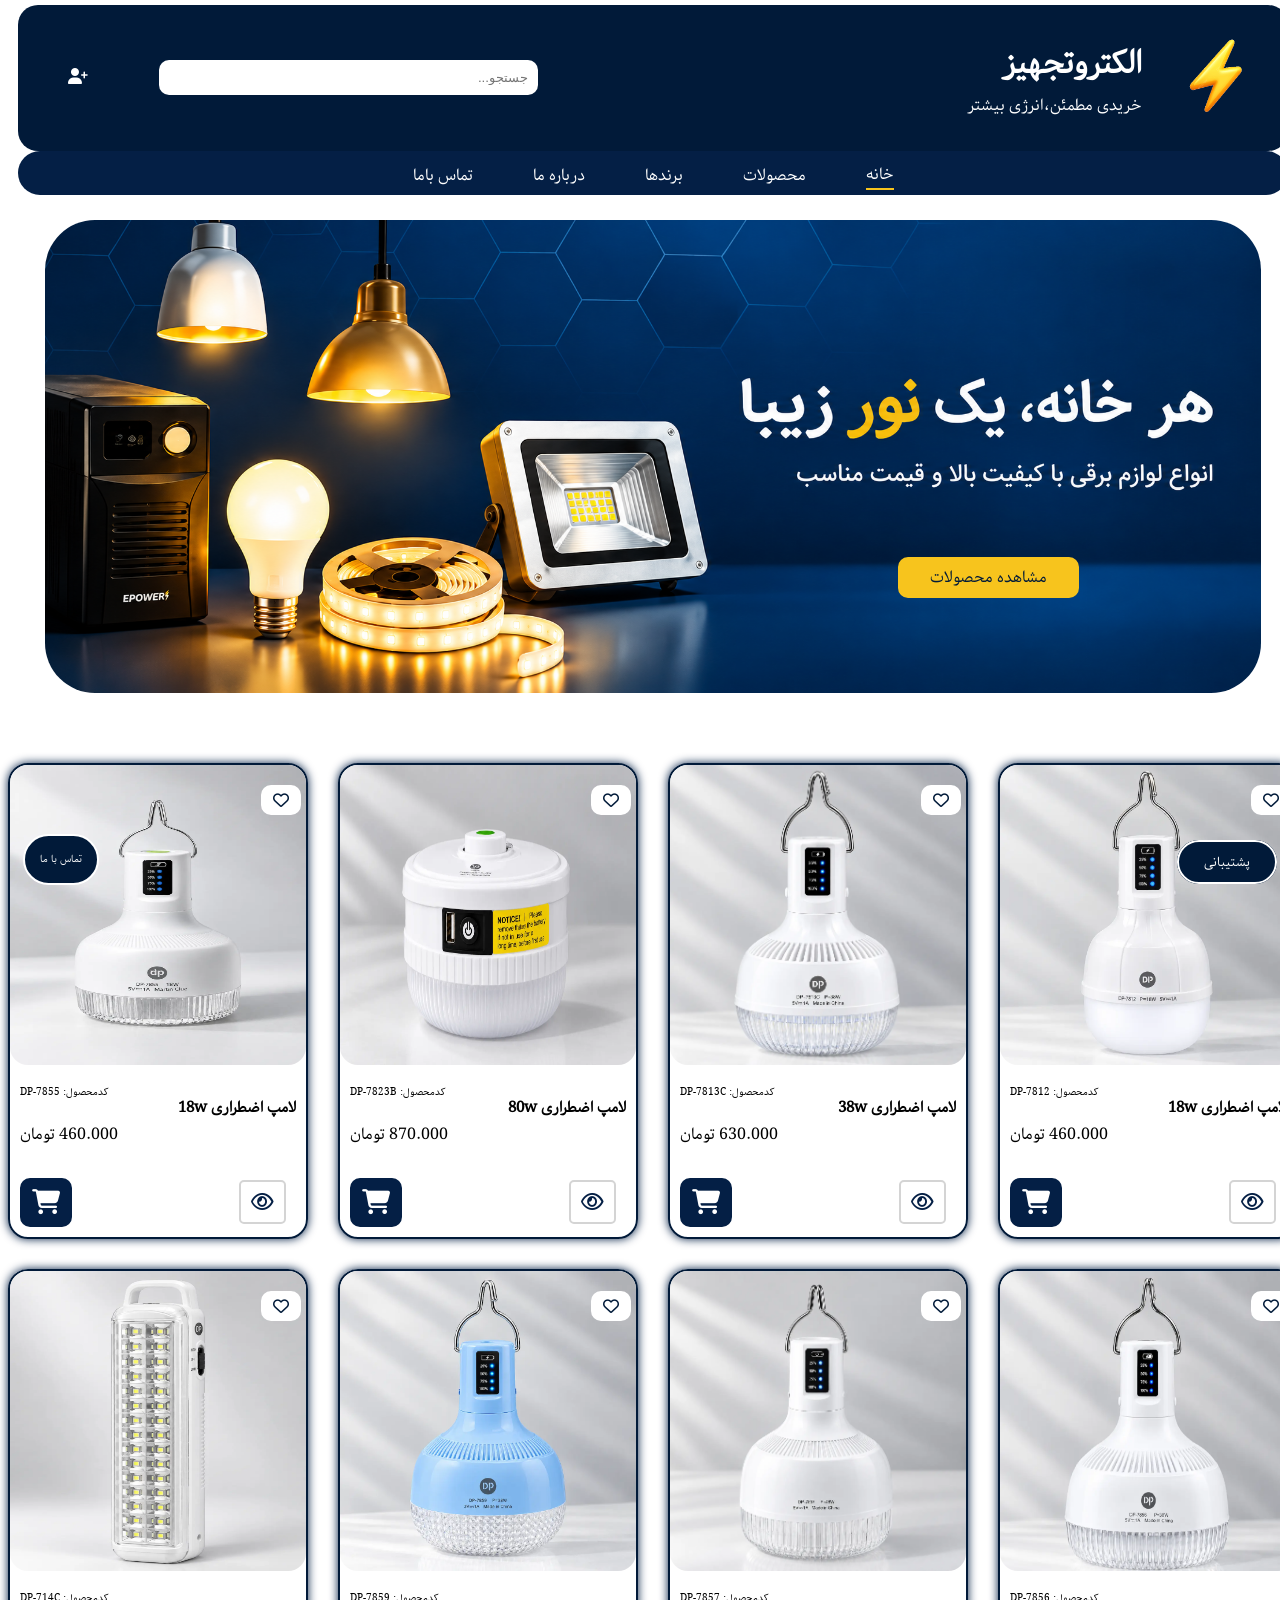
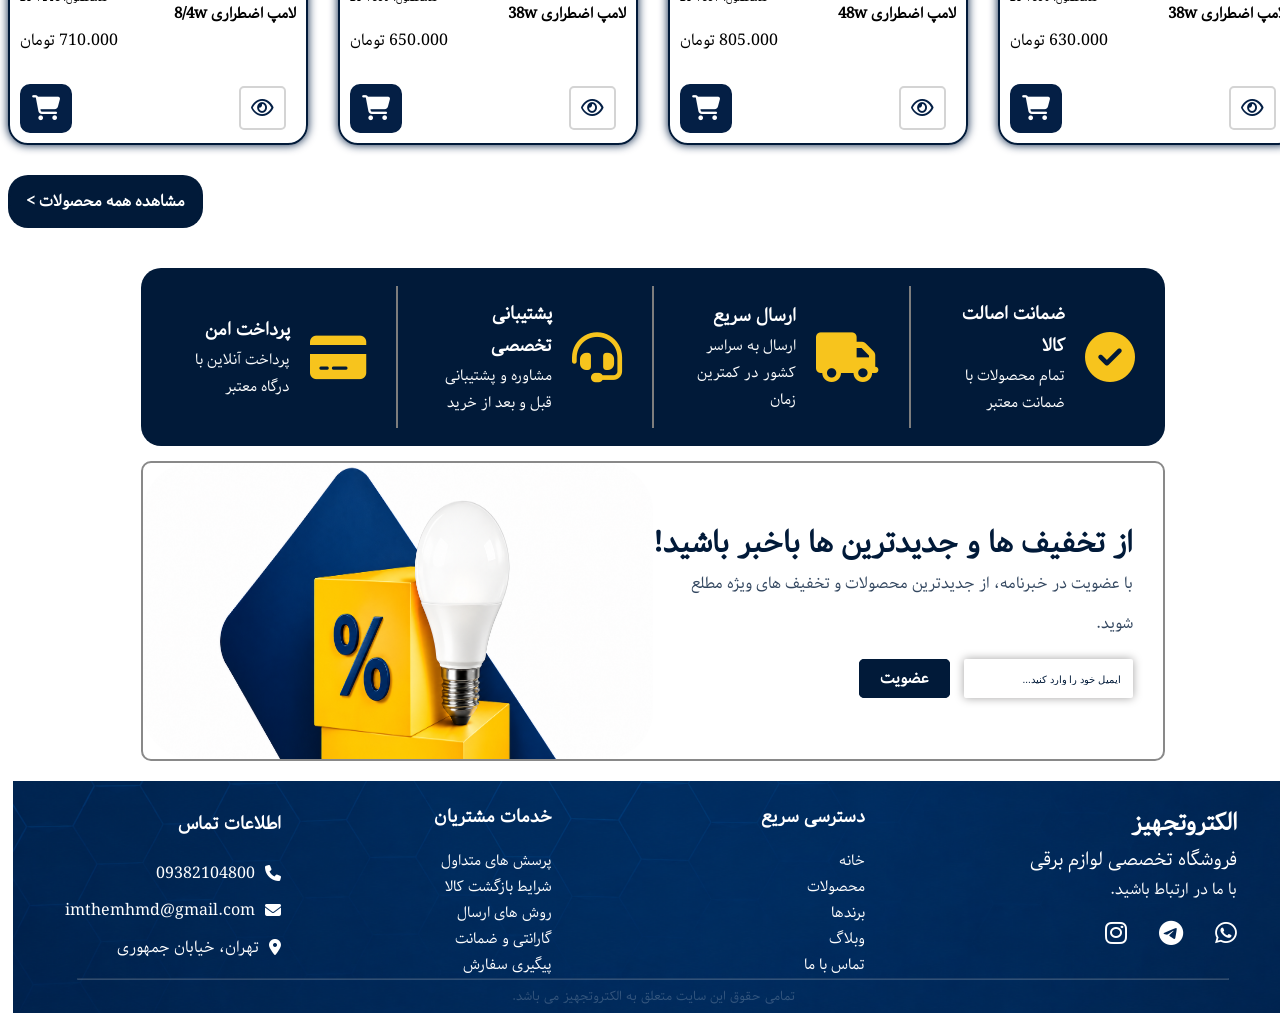
<file: index.html>
<!DOCTYPE html>
<html lang="fa" dir="rtl">

<head>
    <meta charset="UTF-8">
    <meta name="viewport" content="width=device-width, initial-scale=1.0">
    <link rel="stylesheet" href="css/style.css">
    <link rel="stylesheet" href="https://cdnjs.cloudflare.com/ajax/libs/font-awesome/6.5.1/css/all.min.css" />
    <link rel="stylesheet" href="css/positions.css">
    <title>الکتروتجهیز</title>
</head>

<body>
    <!-- ======== Register Login ======== -->

    <!-- ======== Header ======== -->
    <header>
        <div class="my-header">
            <div class="brand-site">
                <div class="logo-site">
                    <img src="assets/img/logo_website.png" alt="">
                    <div class="name-site">
                        <h1>الکتروتجهیز</h1>
                        <span>خریدی مطمئن،انرژی بیشتر</span>
                    </div>
                </div>
            </div>

            <div class="search-bar">
                <input type="text" name="" id="" placeholder="جستجو...">
            </div>

            <div class="login-purchase">
                <div class="icon-search">
                    <i class="fa-solid fa-magnifying-glass"></i>
                </div>

                <a href="register_login.html">
                    <i class="fa-solid fa-user-plus"></i>
                </a>
            </div>
        </div>
        <!-- ======== Navigation Bar ======== -->
        <div class="my-navigation-bar">
            <a href="index.html" class="action">خانه</a>
            <a href="all_products.html">محصولات</a>
            <a href="brands.html">برندها</a>
            <a href="about_us.html">درباره ما</a>
            <a href="contact_us.html">تماس باما</a>
        </div>
    </header>
    <!-- ======== Hero Banner ======== -->
    <section class="hero-banner">
        <div class="hero-content">
            <img class="img-hero" src="assets/img/هر خانه، یک نور زیبا.png" alt="">
            <a class="link-hero-banner" href="all_products.html">مشاهده محصولات</a>
        </div>
    </section>


    <!-- ======== Main ======== -->
    <main>
        <div class="product-table">
            <div class="product-cards">

                <section class="product">
                    <div class="img-product">
                        <i class="fa-regular fa-heart"></i>
                        <img src="assets/img_products/DP-7812.webp" alt="">
                    </div>
                    <div class="information-products">
                        <h1>لامپ اضطراری 18w</h1>
                        <div class="code-product">
                            <span>کدمحصول: DP-7812</span>
                        </div>
                    </div>
                    <div class="price-products">
                        <span>460.000 تومان</span>
                    </div>
                    <div class="see-and-purchase-product">
                        <a href="" class="see-product">
                            <i class="fa-regular fa-eye"></i>
                        </a>
                        <a class="purchase-product" href="" style="text-decoration: none;">
                            <i class="fa-solid fa-cart-shopping"></i>
                        </a>
                    </div>
                </section>
                <section class="product">
                    <div class="img-product">
                        <i class="fa-regular fa-heart"></i>
                        <img src="assets/img_products/DP-7813C.webp" alt="">
                    </div>
                    <div class="information-products">
                        <h1>لامپ اضطراری 38w</h1>
                        <div class="code-product">
                            <span>کدمحصول: DP-7813C</span>
                        </div>
                    </div>
                    <div class="price-products">
                        <span>630.000 تومان</span>
                    </div>
                    <div class="see-and-purchase-product">
                        <a href="" class="see-product">
                            <i class="fa-regular fa-eye"></i>
                        </a>
                        <a class="purchase-product" href="" style="text-decoration: none;">
                            <i class="fa-solid fa-cart-shopping"></i>
                        </a>
                    </div>
                </section>
                <section class="product">
                    <div class="img-product">
                        <i class="fa-regular fa-heart"></i>
                        <img src="assets/img_products/DP-7823B.webp" alt="">
                    </div>
                    <div class="information-products">
                        <h1>لامپ اضطراری 80w</h1>
                        <div class="code-product">
                            <span>کدمحصول: DP-7823B</span>
                        </div>
                    </div>
                    <div class="price-products">
                        <span>870.000 تومان</span>
                    </div>
                    <div class="see-and-purchase-product">
                        <a href="" class="see-product">
                            <i class="fa-regular fa-eye"></i>
                        </a>
                        <a class="purchase-product" href="" style="text-decoration: none;">
                            <i class="fa-solid fa-cart-shopping"></i>
                        </a>
                    </div>
                </section>
                <section class="product">
                    <div class="img-product">
                        <i class="fa-regular fa-heart"></i>
                        <img src="assets/img_products/DP-7855.webp" alt="">
                    </div>
                    <div class="information-products">
                        <h1>لامپ اضطراری 18w</h1>
                        <div class="code-product">
                            <span>کدمحصول: DP-7855</span>
                        </div>
                    </div>
                    <div class="price-products">
                        <span>460.000 تومان</span>
                    </div>
                    <div class="see-and-purchase-product">
                        <a href="" class="see-product">
                            <i class="fa-regular fa-eye"></i>
                        </a>
                        <a class="purchase-product" href="" style="text-decoration: none;">
                            <i class="fa-solid fa-cart-shopping"></i>
                        </a>
                    </div>
                </section>
                <section class="product">
                    <div class="img-product">
                        <i class="fa-regular fa-heart"></i>
                        <img src="assets/img_products/DP-7856.webp" alt="">
                    </div>
                    <div class="information-products">
                        <h1>لامپ اضطراری 38w</h1>
                        <div class="code-product">
                            <span>کدمحصول: DP-7856</span>
                        </div>
                    </div>
                    <div class="price-products">
                        <span>630.000 تومان</span>
                    </div>
                    <div class="see-and-purchase-product">
                        <a href="" class="see-product">
                            <i class="fa-regular fa-eye"></i>
                        </a>
                        <a class="purchase-product" href="" style="text-decoration: none;">
                            <i class="fa-solid fa-cart-shopping"></i>
                        </a>
                    </div>
                </section>
                <section class="product">
                    <div class="img-product">
                        <i class="fa-regular fa-heart"></i>
                        <img src="assets/img_products/DP-7857.webp" alt="">
                    </div>
                    <div class="information-products">
                        <h1>لامپ اضطراری 48w</h1>
                        <div class="code-product">
                            <span>کدمحصول: DP-7857</span>
                        </div>
                    </div>
                    <div class="price-products">
                        <span>805.000 تومان</span>
                    </div>
                    <div class="see-and-purchase-product">
                        <a href="" class="see-product">
                            <i class="fa-regular fa-eye"></i>
                        </a>
                        <a class="purchase-product" href="" style="text-decoration: none;">
                            <i class="fa-solid fa-cart-shopping"></i>
                        </a>
                    </div>
                </section>
                <section class="product">
                    <div class="img-product">
                        <i class="fa-regular fa-heart"></i>
                        <img src="assets/img_products/DP-7859.webp" alt="">
                    </div>
                    <div class="information-products">
                        <h1>لامپ اضطراری 38w</h1>
                        <div class="code-product">
                            <span>کدمحصول: DP-7859</span>
                        </div>
                    </div>
                    <div class="price-products">
                        <span>650.000 تومان</span>
                    </div>
                    <div class="see-and-purchase-product">
                        <a href="" class="see-product">
                            <i class="fa-regular fa-eye"></i>
                        </a>
                        <a class="purchase-product" href="" style="text-decoration: none;">
                            <i class="fa-solid fa-cart-shopping"></i>
                        </a>
                    </div>
                </section>
                <section class="product">
                    <div class="img-product">
                        <i class="fa-regular fa-heart"></i>
                        <img src="assets/img_products/DP-714C.webp" alt="">
                    </div>
                    <div class="information-products">
                        <h1>لامپ اضطراری 8/4w</h1>
                        <div class="code-product">
                            <span>کدمحصول: DP-714C</span>
                        </div>
                    </div>
                    <div class="price-products">
                        <span>710.000 تومان</span>
                    </div>
                    <div class="see-and-purchase-product">
                        <a href="" class="see-product">
                            <i class="fa-regular fa-eye"></i>
                        </a>
                        <a class="purchase-product" href="" style="text-decoration: none;">
                            <i class="fa-solid fa-cart-shopping"></i>
                        </a>
                    </div>
                </section>
            </div>

            <a class="all-product-table" href="all_products.html">مشاهده همه محصولات ></a>

        </div>
        <!-- ======== Features Web Site ======== -->
        <div class="features">
            <section class="feature">
                <i class="fa-solid fa-circle-check"></i>
                <div class="description">
                    <h6>ضمانت اصالت کالا</h6>
                    <span>تمام محصولات با ضمانت معتبر</span>
                </div>
            </section>
            <div class="separator-features">
                <div></div>
            </div>
            <section class="feature">
                <i class="fa-solid fa-truck"></i>
                <div class="description">
                    <h6>ارسال سریع</h6>
                    <span>ارسال به سراسر کشور در کمترین زمان</span>
                </div>
            </section>
            <div class="separator-features">
                <div></div>
            </div>
            <section class="feature">
                <i class="fa-solid fa-headset"></i>
                <div class="description">
                    <h6>پشتیبانی تخصصی</h6>
                    <span>مشاوره و پشتیبانی قبل و بعد از خرید</span>
                </div>
            </section>
            <div class="separator-features">
                <div></div>
            </div>
            <section class="feature">
                <i class="fa-solid fa-credit-card"></i>
                <div class="description">
                    <h6>پرداخت امن</h6>
                    <span>پرداخت آنلاین با درگاه معتبر</span>
                </div>
            </section>
        </div>
        <!-- ======== Discount ======== -->
        <div class="discount">

            <div class="information-notice">
                <div class="informational-details">
                    <span class="details-1">از تخفیف ها و جدیدترین ها باخبر باشید!</span>
                    <span class="details-2">با عضویت در خبرنامه، از جدیدترین محصولات و تخفیف های ویژه مطلع شوید.</span>
                </div>
                <div class="input-discount">
                    <input type="text" placeholder="ایمیل خود را وارد کنید...">
                    <a href="">عضویت</a>
                </div>
            </div>

            <div class="background-image">
                <img src="assets/img/discount.png" alt="">
            </div>
        </div>

    </main>
    <!-- ======== Footer Web Site ======== -->
    <footer>
        <div class="footer-informations">
            <!-- ======== Contact Us ======== -->
            <section class="contact-us">
                <h1>الکتروتجهیز</h1>
                <h3>فروشگاه تخصصی لوازم برقی</h3>
                <span>با ما در ارتباط باشید.</span>
                <div class="icon-contact-us">
                    <a href="">
                        <i class="fab fa-whatsapp"></i>
                    </a>
                    <a href="">
                        <i class="fab fa-telegram"></i>
                    </a>
                    <a href="">
                        <i class="fab fa-instagram"></i>
                    </a>
                </div>
            </section>
            <!-- ======== Site Access ======== -->
            <section class="site-access">
                <span>دسترسی سریع</span>
                <a href="">خانه</a>
                <a href="">محصولات</a>
                <a href="">برندها</a>
                <a href="">وبلاگ</a>
                <a href="">تماس با ما</a>
            </section>
            <!-- ======== Customer Service ======== -->
            <section class="customer-service">

                <span>خدمات مشتریان</span>
                <a href="">پرسش های متداول</a>
                <a href="">شرایط بازگشت کالا</a>
                <a href="">روش های ارسال</a>
                <a href="">گارانتی و ضمانت</a>
                <a href="">پیگیری سفارش</a>

            </section>
            <!-- ======== Contact Information ======== -->
            <section class="contact-informations">
                <span>اطلاعات تماس</span>

                <div class="contact-information">
                    <i class="fas fa-phone"></i>
                    <p>09382104800</p>
                </div>

                <div class="contact-information">
                    <i class="fas fa-envelope"></i>
                    <p>imthemhmd@gmail.com</p>
                </div>

                <div class="contact-information">
                    <i class="fas fa-map-marker-alt"></i>
                    <p>تهران، خیابان جمهوری</p>
                </div>
            </section>
        </div>
        <!-- ======== Hr Footer======== -->
        <div class="hr-footer">
            <hr>
        </div>

        <!-- ======== Site Rights======== -->
        <div class="site-rights">
            <p>تمامی حقوق این سایت متعلق به الکتروتجهیز می باشد.</p>
        </div>


    </footer>
    <div class="customers" id="customers-id">
        <span class="support">پشتیبانی</span>
        <a class="chat-ai" id="open-chat-ai">چت AI</a>
        <a class="chat-admin" id="open-chat-admin">چت Admin</a>

        <div class="pages-chat" id="pages-chat-ai">
            <div class="part-chat">
                <div class="info-support">
                    <div class="support-chat">
                        <i class="fa-solid fa-robot"></i>
                        <p>دستیار هوش مصنوعی</p>
                    </div>

                    <i class="fa-solid fa-xmark" id="close-chat-ai"></i>
                </div>

                <div class="part-messages"></div>

                <div class="send-messages">
                    <i class="fa-solid fa-paper-plane"></i>
                    <input type="text" placeholder="پیام خود را بنویسید...">
                </div>
            </div>
        </div>

        <div class="pages-chat" id="pages-chat-admin">
            <div class="part-chat">
                <div class="info-support">
                    <div class="support-chat">
                        <i class="fa-solid fa-robot"></i>
                        <p>پشتیبانی ادمین</p>
                    </div>

                    <i class="fa-solid fa-xmark" id="close-chat-admin"></i>
                </div>

                <div class="part-messages"></div>

                <div class="send-messages">
                    <i class="fa-solid fa-paper-plane"></i>
                    <input type="text" placeholder="پیام خود را بنویسید...">
                </div>
            </div>
        </div>
    </div>

    <a href="contact_us.html" class="contact-us-fixed">تماس با ما</a>


    <script>
        let support = document.querySelector(".support")

        support.addEventListener("click", function name(params) {
            let chat_ai = document.getElementById("open-chat-ai")
            let chat_admin = document.getElementById("open-chat-admin")

            chat_ai.classList.toggle("chat-ai-move")
            chat_admin.classList.toggle("chat-admin-move")
        })


        let open_chat_ai = document.getElementById("open-chat-ai")
        let pages_chat_ai = document.getElementById("pages-chat-ai")
        open_chat_ai.addEventListener("click", function name(params) {
            pages_chat_ai.classList.toggle("show-chat")
        })

        let open_chat_admin = document.getElementById("open-chat-admin")
        let pages_chat_admin = document.getElementById("pages-chat-admin")
        open_chat_admin.addEventListener("click", function name(params) {
            pages_chat_admin.classList.toggle("show-chat")
        })

        let close_chat_ai = document.getElementById("close-chat-ai")
        close_chat_ai.addEventListener("click", function name(params) {
            pages_chat_ai.classList.remove("show-chat")
        })

        let close_chat_admin = document.getElementById("close-chat-admin")
        close_chat_admin.addEventListener("click", function name(params) {
            pages_chat_admin.classList.remove("show-chat")
        })

    </script>
</body>

</html>
</file>
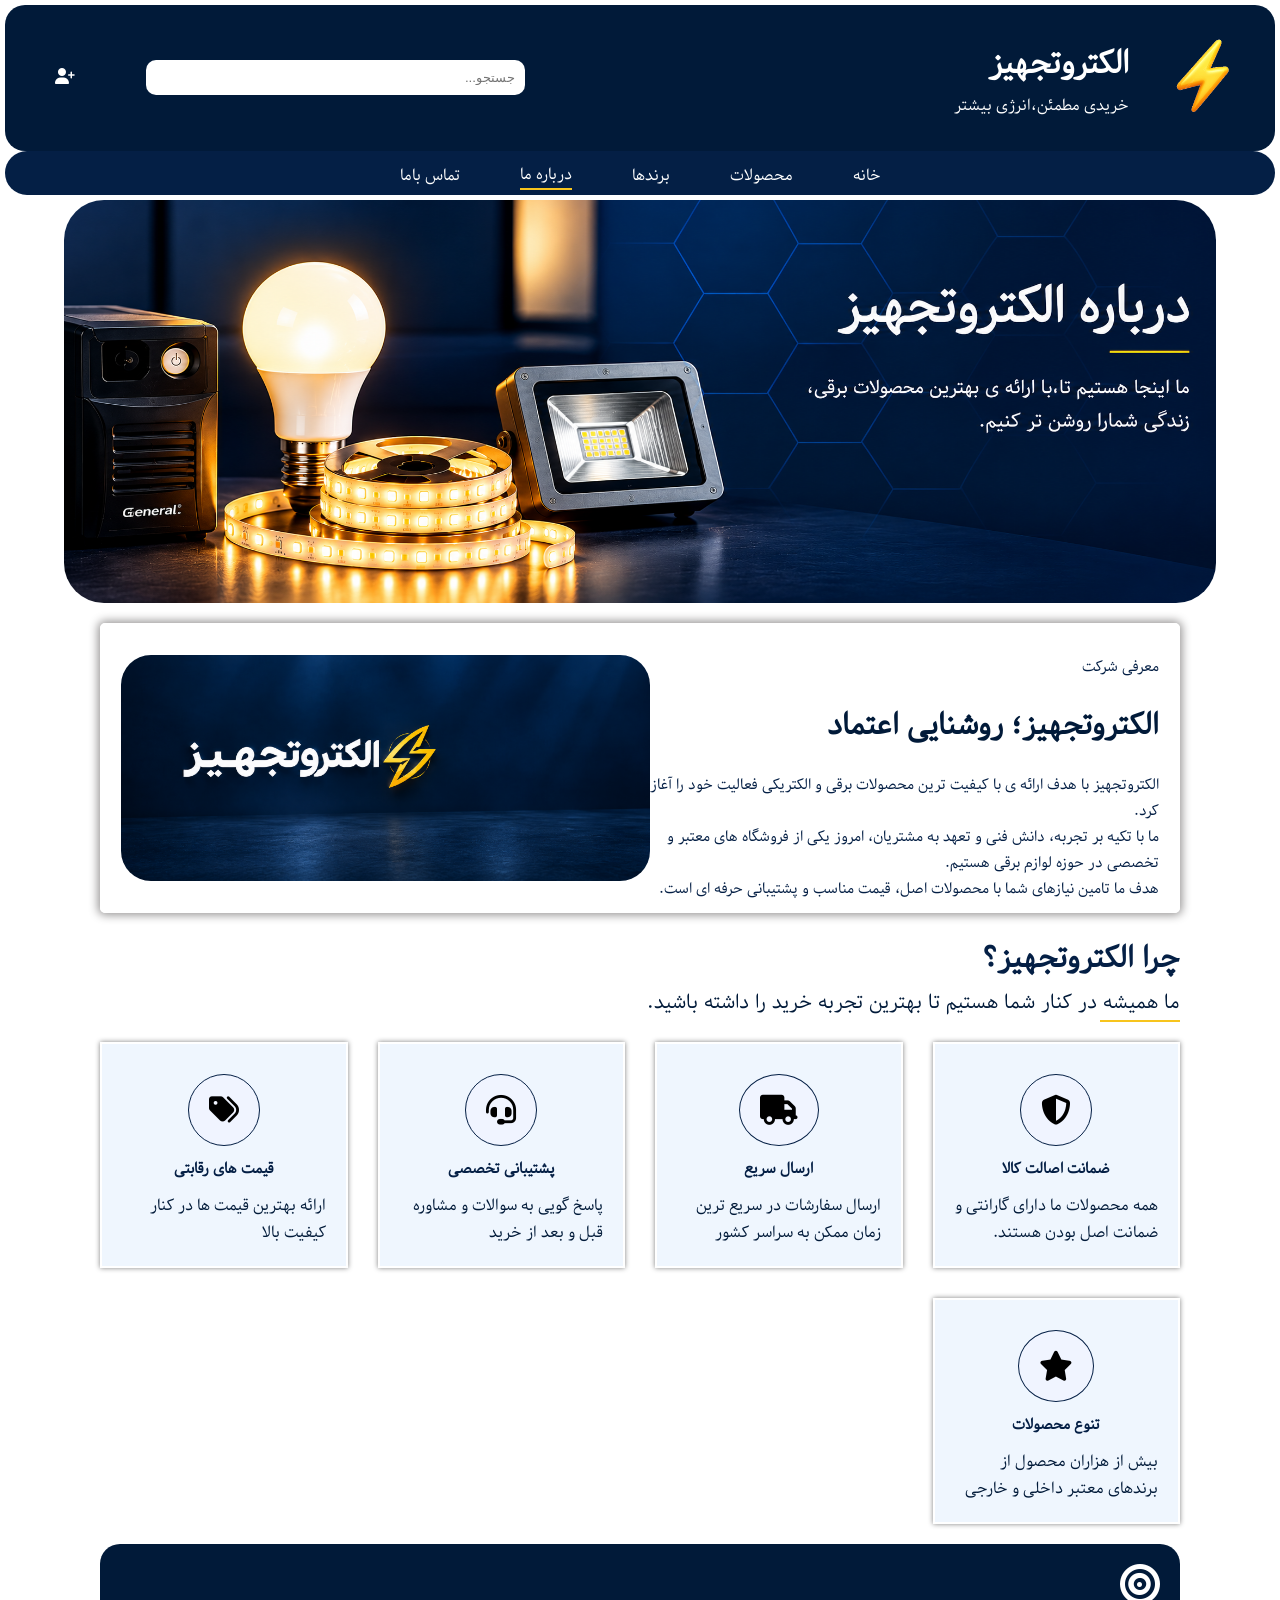
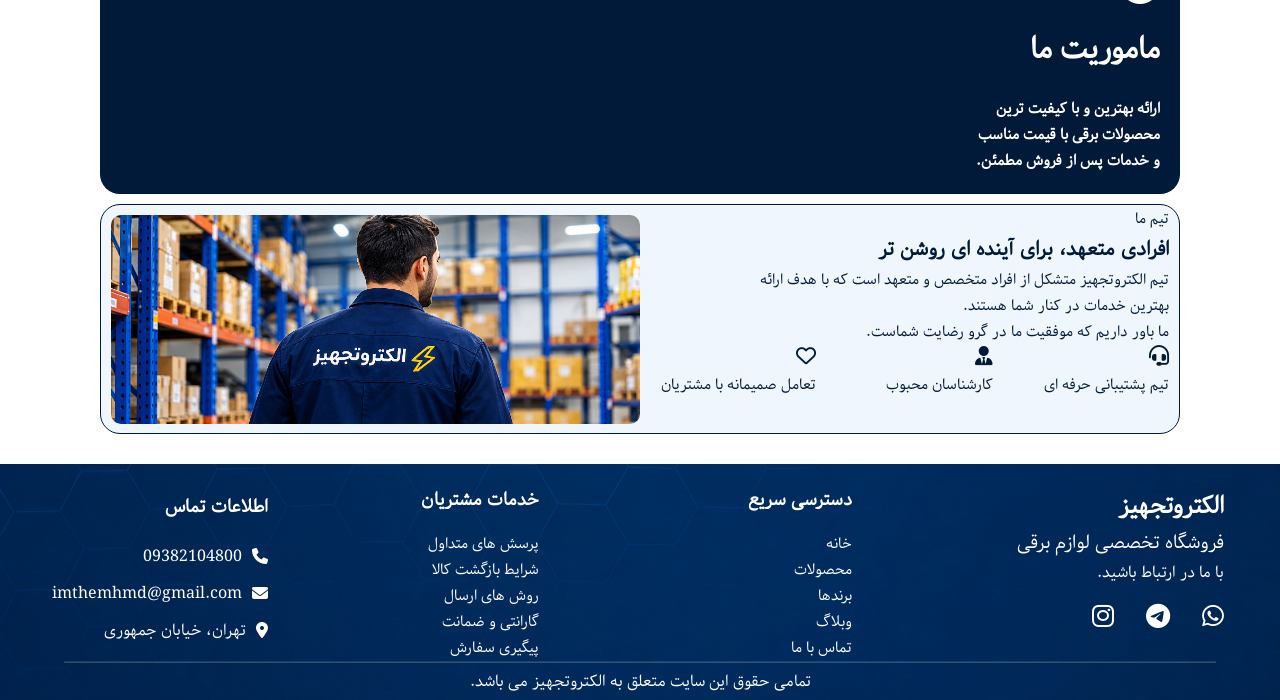
<file: about_us.html>
<!DOCTYPE html>
<html lang="fa" dir="rtl">

<head>
    <meta charset="UTF-8">
    <meta name="viewport" content="width=device-width, initial-scale=1.0">
    <link rel="stylesheet" href="https://cdnjs.cloudflare.com/ajax/libs/font-awesome/6.5.1/css/all.min.css" />
    <link rel="stylesheet" href="css/about_us_style.css">
    <title>ارتباط با ما</title>
</head>

<body>
    <main>
        <!-- ======== Header ======== -->
        <header>
            <div class="my-header">
                <div class="brand-site">
                    <div class="logo-site">
                        <img src="assets/img/logo_website.png" alt="">
                        <div class="name-site">
                            <h1>الکتروتجهیز</h1>
                            <span>خریدی مطمئن،انرژی بیشتر</span>
                        </div>
                    </div>
                </div>

                <div class="search-bar">
                    <input type="text" name="" id="" placeholder="جستجو...">
                </div>

                <div class="login-purchase">
                    <div class="icon-search">
                        <i class="fa-solid fa-magnifying-glass"></i>
                    </div>

                    <a href="register_login.html">
                        <i class="fa-solid fa-user-plus"></i>
                    </a>
                </div>
            </div>
            <!-- ======== Navigation Bar ======== -->
            <div class="my-navigation-bar">
                <a href="index.html">خانه</a>
                <a href="all_products.html">محصولات</a>
                <a href="brands.html">برندها</a>
                <a href="about_us.html" class="action">درباره ما</a>
                <a href="contact_us.html">تماس باما</a>
            </div>
        </header>
        <!-- =========== Section img About Us ========== -->
        <section class="img-about-us">
            <img src="assets/img/about_us.png" alt="">
        </section>
        <!-- ========== Section  Brand Description ========== -->
        <section class="section-brand-description">
            <div class="info-description">
                <p>معرفی شرکت</p>
                <h3>الکتروتجهیز؛ روشنایی اعتماد</h3>
                <div class="descriptions">
                    <p>الکتروتجهیز با هدف ارائه ی با کیفیت ترین محصولات برقی و الکتریکی فعالیت خود را آغاز کرد.</p>
                    <p>ما با تکیه بر تجربه، دانش فنی و تعهد به مشتریان، امروز یکی از فروشگاه های معتبر و تخصصی در حوزه
                        لوازم برقی هستیم.</p>
                    <p>هدف ما تامین نیازهای شما با محصولات اصل، قیمت مناسب و پشتیبانی حرفه ای است.</p>
                </div>
            </div>
            <img src="assets/img/img_brand.png" alt="">
        </section>
        <!-- ========== Brand Credibility ========== -->
        <section class="brand-credibility">
            <div class="brand-why">
                <h5>چرا الکتروتجهیز؟</h5>
                <p>ما همیشه در کنار شما هستیم تا بهترین تجربه خرید را داشته باشید.</p>
            </div>
            <div class="line-yellow"></div>
            <div class="features-brand">
                <div class="feature">
                    <i class="fa-solid fa-shield-halved"></i>
                    <span>ضمانت اصالت کالا</span>
                    <p>همه محصولات ما دارای گارانتی و ضمانت اصل بودن هستند.</p>
                </div>

                <div class="feature">
                    <i class="fa-solid fa-truck"></i>
                    <span>ارسال سریع</span>
                    <p>ارسال سفارشات در سریع ترین زمان ممکن به سراسر کشور</p>
                </div>

                <div class="feature">
                    <i class="fa-solid fa-headset"></i>
                    <span>پشتیبانی تخصصی</span>
                    <p>پاسخ گویی به سوالات و مشاوره قبل و بعد از خرید</p>
                </div>

                <div class="feature">
                    <i class="fa-solid fa-tags"></i>
                    <span>قیمت های رقابتی</span>
                    <p>ارائه بهترین قیمت ها در کنار کیفیت بالا</p>
                </div>

                <div class="feature">
                    <i class="fa-solid fa-star"></i>
                    <span>تنوع محصولات</span>
                    <p>بیش از هزاران محصول از برندهای معتبر داخلی و خارجی</p>
                </div>
            </div>
        </section>
        <!-- ========== Missions ========== -->
        <section class="missions">
            <i class="fa-solid fa-bullseye"></i>
            <span>ماموریت ما</span>
            <div class="missiona-description">
                <p>ارائه بهترین و با کیفیت ترین</p>
                <p>محصولات برقی با قیمت مناسب</p>
                <p>و خدمات پس از فروش مطمئن.</p>
            </div>
        </section>
        <section class="team-description">
            <div class="descriptions-team">
                <div class="description-team">
                    <div class="content-description-team">
                        <span>تیم ما</span>
                        <h5>افرادی متعهد، برای آینده ای روشن تر</h5>
                        <p>تیم الکتروتجهیز متشکل از افراد متخصص و متعهد است که با هدف ارائه</p>
                        <p>بهترین خدمات در کنار شما هستند.</p>
                        <p>ما باور داریم که موفقیت ما در گرو رضایت شماست.</p>
                    </div>
                    <div class="features-team">
                        <div class="features">
                            <i class="fa-solid fa-headset"></i>
                            <p>تیم پشتیبانی حرفه ای</p>
                        </div>
                        <div class="features">
                            <i class="fa-solid fa-user-tie"></i>
                            <p>کارشناسان محبوب</p>
                        </div>
                        <div class="features">
                            <i class="fa-regular fa-heart"></i>
                            <p>تعامل صمیمانه با مشتریان</p>
                        </div>
                    </div>
                </div>
            </div>
            <div class="img-team">
                <img src="assets/img/team_description.png" alt="">
            </div>
        </section>
    </main>
    <!-- ======== Footer Web Site ======== -->
    <footer>
        <div class="footer-informations">
            <div class="content-footer">
                <!-- ======== Contact Us ======== -->
                <section class="contact-us">
                    <h1>الکتروتجهیز</h1>
                    <h3>فروشگاه تخصصی لوازم برقی</h3>
                    <span>با ما در ارتباط باشید.</span>
                    <div class="icon-contact-us">
                        <a href="">
                            <i class="fab fa-whatsapp"></i>
                        </a>
                        <a href="">
                            <i class="fab fa-telegram"></i>
                        </a>
                        <a href="">
                            <i class="fab fa-instagram"></i>
                        </a>
                    </div>
                </section>
                <!-- ======== Site Access ======== -->
                <section class="site-access">
                    <span>دسترسی سریع</span>
                    <a href="">خانه</a>
                    <a href="">محصولات</a>
                    <a href="">برندها</a>
                    <a href="">وبلاگ</a>
                    <a href="">تماس با ما</a>
                </section>
                <!-- ======== Customer Service ======== -->
                <section class="customer-service">

                    <span>خدمات مشتریان</span>
                    <a href="">پرسش های متداول</a>
                    <a href="">شرایط بازگشت کالا</a>
                    <a href="">روش های ارسال</a>
                    <a href="">گارانتی و ضمانت</a>
                    <a href="">پیگیری سفارش</a>

                </section>
                <!-- ======== Contact Information ======== -->
                <section class="contact-informations">
                    <span>اطلاعات تماس</span>

                    <div class="contact-information">
                        <i class="fas fa-phone"></i>
                        <p>09382104800</p>
                    </div>

                    <div class="contact-information">
                        <i class="fas fa-envelope"></i>
                        <p>imthemhmd@gmail.com</p>
                    </div>

                    <div class="contact-information">
                        <i class="fas fa-map-marker-alt"></i>
                        <p>تهران، خیابان جمهوری</p>
                    </div>
                </section>
            </div>
        </div>
        <!-- ======== Hr Footer======== -->
        <div class="hr-footer">
            <hr>
        </div>

        <!-- ======== Site Rights======== -->
        <div class="site-rights">
            <p>تمامی حقوق این سایت متعلق به الکتروتجهیز می باشد.</p>
        </div>


    </footer>
</body>

</html>
</file>
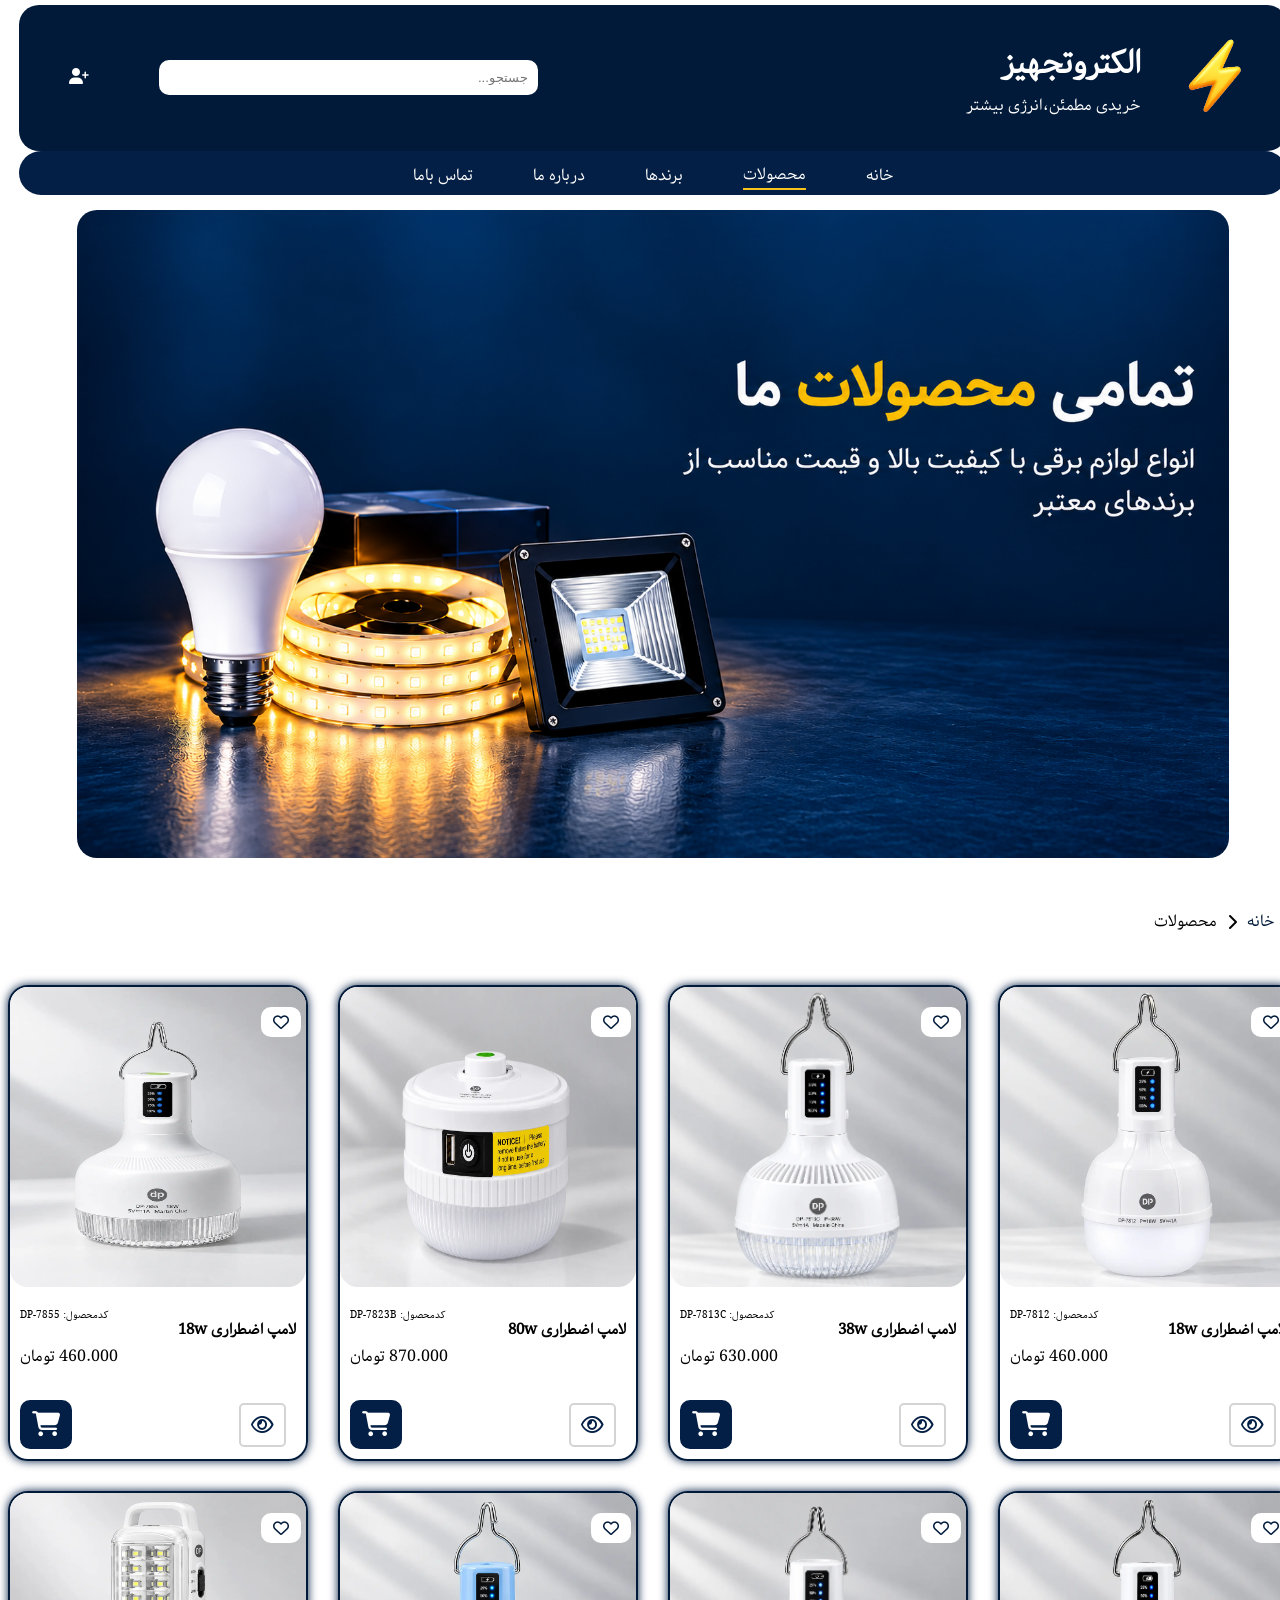
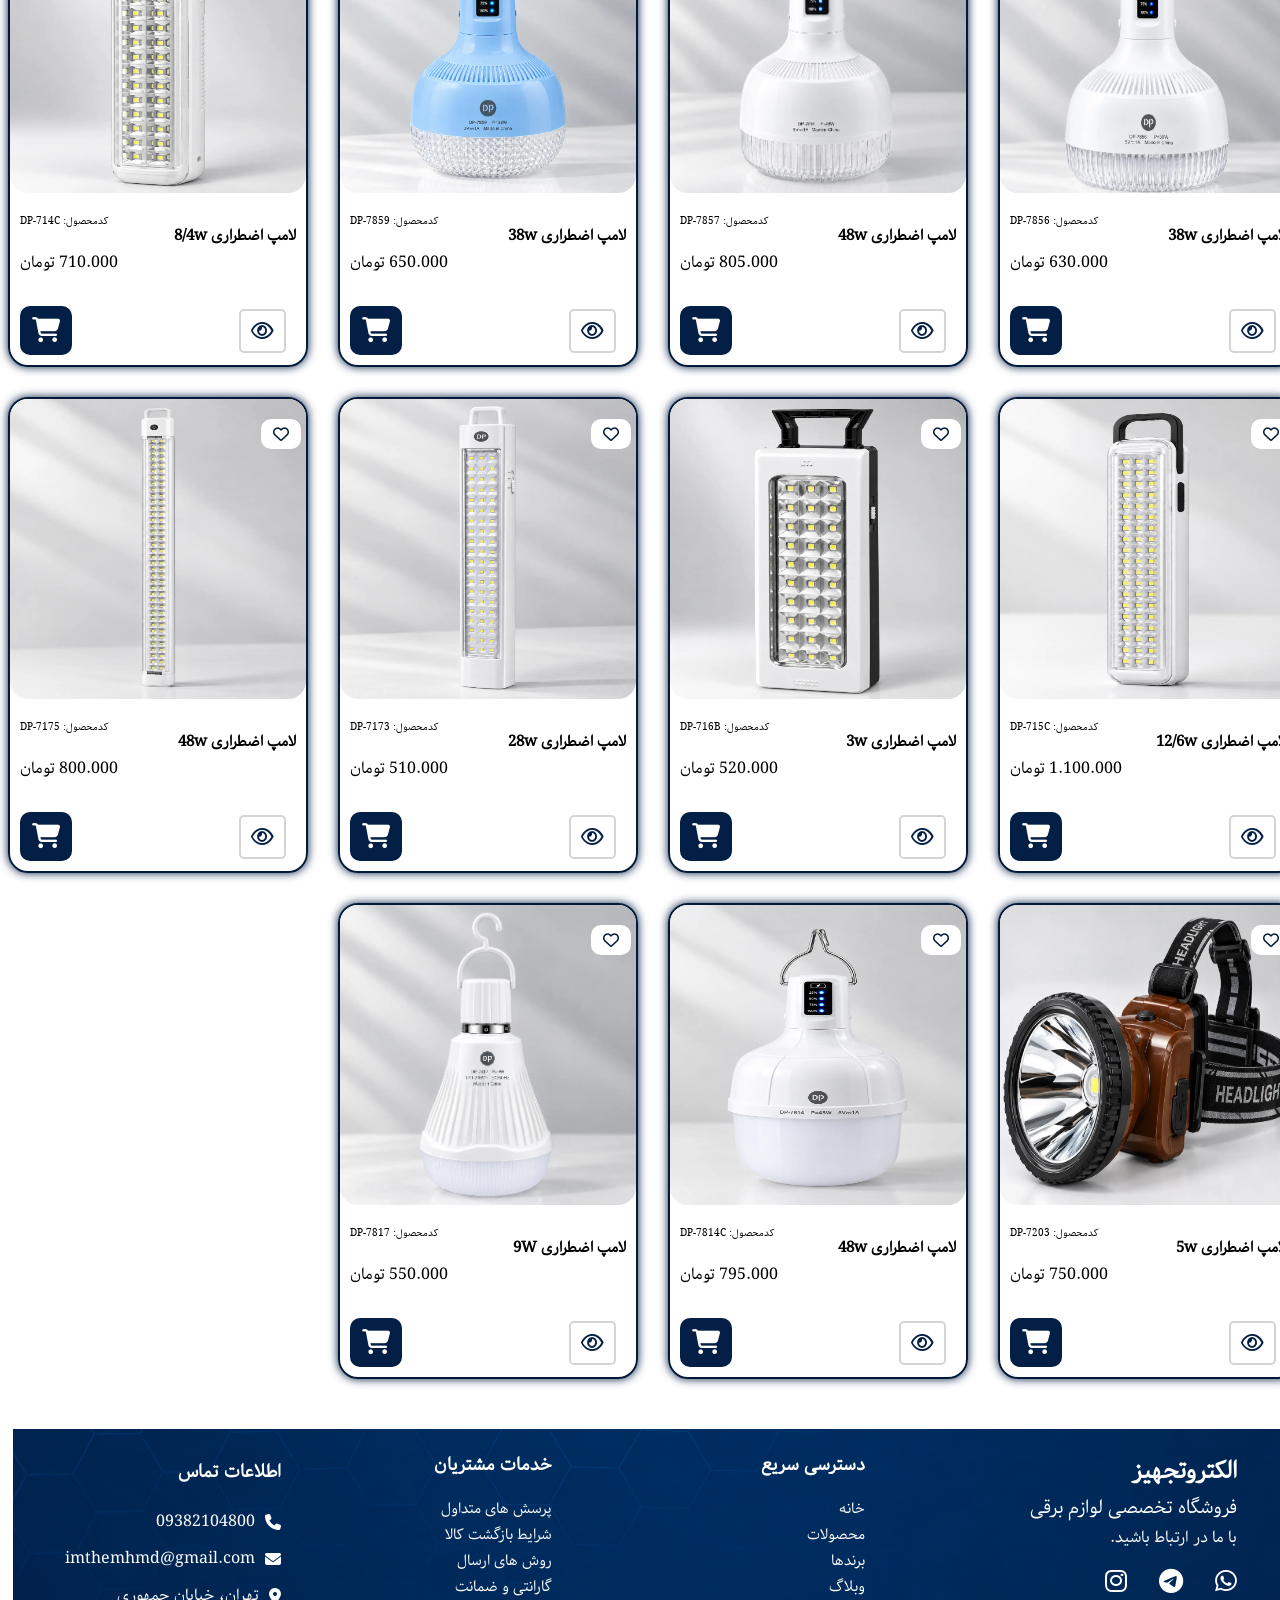
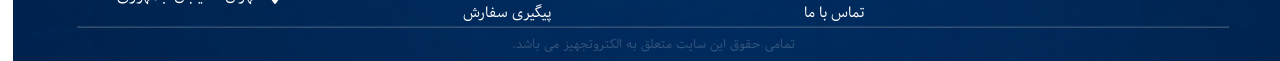
<file: all_products.html>
<!DOCTYPE html>
<html lang="fa" dir="rtl">

<head>
    <meta charset="UTF-8">
    <meta name="viewport" content="width=device-width, initial-scale=1.0">
    <link rel="stylesheet" href="css/style.css">
    <link rel="stylesheet" href="https://cdnjs.cloudflare.com/ajax/libs/font-awesome/6.5.1/css/all.min.css">
    <title>محصولات الکتروتجهیز</title>
</head>

<body>

    <main>
        <!-- ======== Header ======== -->
        <header class="header-all-products">
            <div class="my-header">
                <div class="brand-site">
                    <div class="logo-site">
                        <img src="assets/img/logo_website.png" alt="">
                        <div class="name-site">
                            <h1>الکتروتجهیز</h1>
                            <span>خریدی مطمئن،انرژی بیشتر</span>
                        </div>
                    </div>
                </div>

                <div class="search-bar">
                    <input type="text" name="" id="" placeholder="جستجو...">
                </div>

                <div class="login-purchase">
                    <div class="icon-search">
                        <i class="fa-solid fa-magnifying-glass"></i>
                    </div>

                    <a href="register_login.html">
                        <i class="fa-solid fa-user-plus"></i>
                    </a>
                </div>
            </div>
            <!-- ======== Navigation Bar ======== -->
            <div class="my-navigation-bar">
                <a href="index.html">خانه</a>
                <a href="all_products.html" class="action">محصولات</a>
                <a href="brands.html">برندها</a>
                <a href="about_us.html">درباره ما</a>
                <a href="contact_us.html">تماس باما</a>
            </div>
        </header>
        <!-- ========== Banner All Products ========== -->
        <section class="banner-all-products">
            <img src="assets/img/title_brands.png" alt="">

        </section>
        <!-- ========== All Products ========== -->
        <section class="all_products">
            <!-- ========== title Products ========== -->
            <div class="title-part">
                <a href="">
                    <div class="home-page">
                        <i class="fa-solid fa-house-chimney"></i>
                        <p>خانه</p>
                    </div>
                </a>
                <i class="fa-solid fa-chevron-right separator-icon"></i>
                <p>محصولات</p>
            </div>
            <!-- ========== Card Products ========== -->
            <div class="product-table">
                <div class="product-cards">
                    <section class="product">
                        <div class="img-product">
                            <i class="fa-regular fa-heart"></i>
                            <img src="assets/img_products/DP-7812.webp" alt="">
                        </div>
                        <div class="information-products">
                            <h1>لامپ اضطراری 18w</h1>
                            <div class="code-product">
                                <span>کدمحصول: DP-7812</span>
                            </div>
                        </div>
                        <div class="price-products">
                            <span>460.000 تومان</span>
                        </div>
                        <div class="see-and-purchase-product">
                            <a href="" class="see-product">
                                <i class="fa-regular fa-eye"></i>
                            </a>
                            <a class="purchase-product" href="" style="text-decoration: none;">
                                <i class="fa-solid fa-cart-shopping"></i>
                            </a>
                        </div>
                    </section>
                    <section class="product">
                        <div class="img-product">
                            <i class="fa-regular fa-heart"></i>
                            <img src="assets/img_products/DP-7813C.webp" alt="">
                        </div>
                        <div class="information-products">
                            <h1>لامپ اضطراری 38w</h1>
                            <div class="code-product">
                                <span>کدمحصول: DP-7813C</span>
                            </div>
                        </div>
                        <div class="price-products">
                            <span>630.000 تومان</span>
                        </div>
                        <div class="see-and-purchase-product">
                            <a href="" class="see-product">
                                <i class="fa-regular fa-eye"></i>
                            </a>
                            <a class="purchase-product" href="" style="text-decoration: none;">
                                <i class="fa-solid fa-cart-shopping"></i>
                            </a>
                        </div>
                    </section>
                    <section class="product">
                        <div class="img-product">
                            <i class="fa-regular fa-heart"></i>
                            <img src="assets/img_products/DP-7823B.webp" alt="">
                        </div>
                        <div class="information-products">
                            <h1>لامپ اضطراری 80w</h1>
                            <div class="code-product">
                                <span>کدمحصول: DP-7823B</span>
                            </div>
                        </div>
                        <div class="price-products">
                            <span>870.000 تومان</span>
                        </div>
                        <div class="see-and-purchase-product">
                            <a href="" class="see-product">
                                <i class="fa-regular fa-eye"></i>
                            </a>
                            <a class="purchase-product" href="" style="text-decoration: none;">
                                <i class="fa-solid fa-cart-shopping"></i>
                            </a>
                        </div>
                    </section>
                    <section class="product">
                        <div class="img-product">
                            <i class="fa-regular fa-heart"></i>
                            <img src="assets/img_products/DP-7855.webp" alt="">
                        </div>
                        <div class="information-products">
                            <h1>لامپ اضطراری 18w</h1>
                            <div class="code-product">
                                <span>کدمحصول: DP-7855</span>
                            </div>
                        </div>
                        <div class="price-products">
                            <span>460.000 تومان</span>
                        </div>
                        <div class="see-and-purchase-product">
                            <a href="" class="see-product">
                                <i class="fa-regular fa-eye"></i>
                            </a>
                            <a class="purchase-product" href="" style="text-decoration: none;">
                                <i class="fa-solid fa-cart-shopping"></i>
                            </a>
                        </div>
                    </section>
                    <section class="product">
                        <div class="img-product">
                            <i class="fa-regular fa-heart"></i>
                            <img src="assets/img_products/DP-7856.webp" alt="">
                        </div>
                        <div class="information-products">
                            <h1>لامپ اضطراری 38w</h1>
                            <div class="code-product">
                                <span>کدمحصول: DP-7856</span>
                            </div>
                        </div>
                        <div class="price-products">
                            <span>630.000 تومان</span>
                        </div>
                        <div class="see-and-purchase-product">
                            <a href="" class="see-product">
                                <i class="fa-regular fa-eye"></i>
                            </a>
                            <a class="purchase-product" href="" style="text-decoration: none;">
                                <i class="fa-solid fa-cart-shopping"></i>
                            </a>
                        </div>
                    </section>
                    <section class="product">
                        <div class="img-product">
                            <i class="fa-regular fa-heart"></i>
                            <img src="assets/img_products/DP-7857.webp" alt="">
                        </div>
                        <div class="information-products">
                            <h1>لامپ اضطراری 48w</h1>
                            <div class="code-product">
                                <span>کدمحصول: DP-7857</span>
                            </div>
                        </div>
                        <div class="price-products">
                            <span>805.000 تومان</span>
                        </div>
                        <div class="see-and-purchase-product">
                            <a href="" class="see-product">
                                <i class="fa-regular fa-eye"></i>
                            </a>
                            <a class="purchase-product" href="" style="text-decoration: none;">
                                <i class="fa-solid fa-cart-shopping"></i>
                            </a>
                        </div>
                    </section>
                    <section class="product">
                        <div class="img-product">
                            <i class="fa-regular fa-heart"></i>
                            <img src="assets/img_products/DP-7859.webp" alt="">
                        </div>
                        <div class="information-products">
                            <h1>لامپ اضطراری 38w</h1>
                            <div class="code-product">
                                <span>کدمحصول: DP-7859</span>
                            </div>
                        </div>
                        <div class="price-products">
                            <span>650.000 تومان</span>
                        </div>
                        <div class="see-and-purchase-product">
                            <a href="" class="see-product">
                                <i class="fa-regular fa-eye"></i>
                            </a>
                            <a class="purchase-product" href="" style="text-decoration: none;">
                                <i class="fa-solid fa-cart-shopping"></i>
                            </a>
                        </div>
                    </section>
                    <section class="product">
                        <div class="img-product">
                            <i class="fa-regular fa-heart"></i>
                            <img src="assets/img_products/DP-714C.webp" alt="">
                        </div>
                        <div class="information-products">
                            <h1>لامپ اضطراری 8/4w</h1>
                            <div class="code-product">
                                <span>کدمحصول: DP-714C</span>
                            </div>
                        </div>
                        <div class="price-products">
                            <span>710.000 تومان</span>
                        </div>
                        <div class="see-and-purchase-product">
                            <a href="" class="see-product">
                                <i class="fa-regular fa-eye"></i>
                            </a>
                            <a class="purchase-product" href="" style="text-decoration: none;">
                                <i class="fa-solid fa-cart-shopping"></i>
                            </a>
                        </div>
                    </section>
                    <section class="product">
                        <div class="img-product">
                            <i class="fa-regular fa-heart"></i>
                            <img src="assets/img_products/DP-715C.webp" alt="">
                        </div>
                        <div class="information-products">
                            <h1>لامپ اضطراری 12/6w</h1>
                            <div class="code-product">
                                <span>کدمحصول: DP-715C</span>
                            </div>
                        </div>
                        <div class="price-products">
                            <span>1.100.000 تومان</span>
                        </div>
                        <div class="see-and-purchase-product">
                            <a href="" class="see-product">
                                <i class="fa-regular fa-eye"></i>
                            </a>
                            <a class="purchase-product" href="" style="text-decoration: none;">
                                <i class="fa-solid fa-cart-shopping"></i>
                            </a>
                        </div>
                    </section>
                    <section class="product">
                        <div class="img-product">
                            <i class="fa-regular fa-heart"></i>
                            <img src="assets/img_products/DP-716B.webp" alt="">
                        </div>
                        <div class="information-products">
                            <h1>لامپ اضطراری 3w</h1>
                            <div class="code-product">
                                <span>کدمحصول: DP-716B</span>
                            </div>
                        </div>
                        <div class="price-products">
                            <span>520.000 تومان</span>
                        </div>
                        <div class="see-and-purchase-product">
                            <a href="" class="see-product">
                                <i class="fa-regular fa-eye"></i>
                            </a>
                            <a class="purchase-product" href="" style="text-decoration: none;">

                                <i class="fa-solid fa-cart-shopping"></i>
                            </a>
                        </div>
                    </section>
                    <section class="product">
                        <div class="img-product">
                            <i class="fa-regular fa-heart"></i>
                            <img src="assets/img_products/DP-7173.webp" alt="">
                        </div>
                        <div class="information-products">
                            <h1>لامپ اضطراری 28w</h1>
                            <div class="code-product">
                                <span>کدمحصول: DP-7173</span>
                            </div>
                        </div>
                        <div class="price-products">
                            <span>510.000 تومان</span>
                        </div>
                        <div class="see-and-purchase-product">
                            <a href="" class="see-product">
                                <i class="fa-regular fa-eye"></i>
                            </a>
                            <a class="purchase-product" href="" style="text-decoration: none;">
                                <i class="fa-solid fa-cart-shopping"></i>
                            </a>
                        </div>
                    </section>
                    <section class="product">
                        <div class="img-product">
                            <i class="fa-regular fa-heart"></i>
                            <img src="assets/img_products/DP-7175.webp" alt="">
                        </div>
                        <div class="information-products">
                            <h1>لامپ اضطراری 48w</h1>
                            <div class="code-product">
                                <span>کدمحصول: DP-7175</span>
                            </div>
                        </div>
                        <div class="price-products">
                            <span>800.000 تومان</span>
                        </div>
                        <div class="see-and-purchase-product">
                            <a href="" class="see-product">
                                <i class="fa-regular fa-eye"></i>
                            </a>
                            <a class="purchase-product" href="" style="text-decoration: none;">
                                <i class="fa-solid fa-cart-shopping"></i>
                            </a>
                        </div>
                    </section>
                    <section class="product">
                        <div class="img-product">
                            <i class="fa-regular fa-heart"></i>
                            <img src="assets/img_products/DP-7203.webp" alt="">
                        </div>
                        <div class="information-products">
                            <h1>لامپ اضطراری 5w</h1>
                            <div class="code-product">
                                <span>کدمحصول: DP-7203</span>
                            </div>
                        </div>
                        <div class="price-products">
                            <span>750.000 تومان</span>
                        </div>
                        <div class="see-and-purchase-product">
                            <a href="" class="see-product">
                                <i class="fa-regular fa-eye"></i>
                            </a>
                            <a class="purchase-product" href="" style="text-decoration: none;">
                                <i class="fa-solid fa-cart-shopping"></i>
                            </a>
                        </div>
                    </section>
                    <section class="product">
                        <div class="img-product">
                            <i class="fa-regular fa-heart"></i>
                            <img src="assets/img_products/DP-7814C.webp" alt="">
                        </div>
                        <div class="information-products">
                            <h1>لامپ اضطراری 48w</h1>
                            <div class="code-product">
                                <span>کدمحصول: DP-7814C</span>
                            </div>
                        </div>
                        <div class="price-products">
                            <span>795.000 تومان</span>
                        </div>
                        <div class="see-and-purchase-product">
                            <a href="" class="see-product">
                                <i class="fa-regular fa-eye"></i>
                            </a>
                            <a class="purchase-product" href="" style="text-decoration: none;">
                                <i class="fa-solid fa-cart-shopping"></i>
                            </a>
                        </div>
                    </section>
                    <section class="product">

                        <div class="img-product">
                            <img src="assets/img_products/DP-7817.webp" alt="">
                            <i class="fa-regular fa-heart"></i>
                        </div>
                        <div class="information-products">
                            <h1>لامپ اضطراری 9W</h1>
                            <div class="code-product">
                                <span>کدمحصول: DP-7817</span>
                            </div>
                        </div>
                        <div class="price-products">
                            <span>550.000 تومان</span>
                        </div>
                        <div class="see-and-purchase-product">
                            <a href="" class="see-product">
                                <i class="fa-regular fa-eye"></i>
                            </a>
                            <a class="purchase-product" href="" style="text-decoration: none;">
                                <i class="fa-solid fa-cart-shopping"></i>
                            </a>
                        </div>
                    </section>
                </div>
            </div>
        </section>
    </main>
    <!-- ======== Footer Web Site ======== -->
    <footer>
        <div class="footer-informations">
            <!-- ======== Contact Us ======== -->
            <section class="contact-us">
                <h1>الکتروتجهیز</h1>
                <h3>فروشگاه تخصصی لوازم برقی</h3>
                <span>با ما در ارتباط باشید.</span>
                <div class="icon-contact-us">
                    <a href="">
                        <i class="fab fa-whatsapp"></i>
                    </a>
                    <a href="">
                        <i class="fab fa-telegram"></i>
                    </a>
                    <a href="">
                        <i class="fab fa-instagram"></i>
                    </a>
                </div>
            </section>
            <!-- ======== Site Access ======== -->
            <section class="site-access">
                <span>دسترسی سریع</span>
                <a href="">خانه</a>
                <a href="">محصولات</a>
                <a href="">برندها</a>
                <a href="">وبلاگ</a>
                <a href="">تماس با ما</a>
            </section>
            <!-- ======== Customer Service ======== -->
            <section class="customer-service">

                <span>خدمات مشتریان</span>
                <a href="">پرسش های متداول</a>
                <a href="">شرایط بازگشت کالا</a>
                <a href="">روش های ارسال</a>
                <a href="">گارانتی و ضمانت</a>
                <a href="">پیگیری سفارش</a>

            </section>
            <!-- ======== Contact Information ======== -->
            <section class="contact-informations">
                <span>اطلاعات تماس</span>

                <div class="contact-information">
                    <i class="fas fa-phone"></i>
                    <p>09382104800</p>
                </div>

                <div class="contact-information">
                    <i class="fas fa-envelope"></i>
                    <p>imthemhmd@gmail.com</p>
                </div>

                <div class="contact-information">
                    <i class="fas fa-map-marker-alt"></i>
                    <p>تهران، خیابان جمهوری</p>
                </div>
            </section>
        </div>
        <!-- ======== Hr Footer======== -->
        <div class="hr-footer">
            <hr>
        </div>

        <!-- ======== Site Rights======== -->
        <div class="site-rights">
            <p>تمامی حقوق این سایت متعلق به الکتروتجهیز می باشد.</p>
        </div>


    </footer>
</body>

</html>
</file>
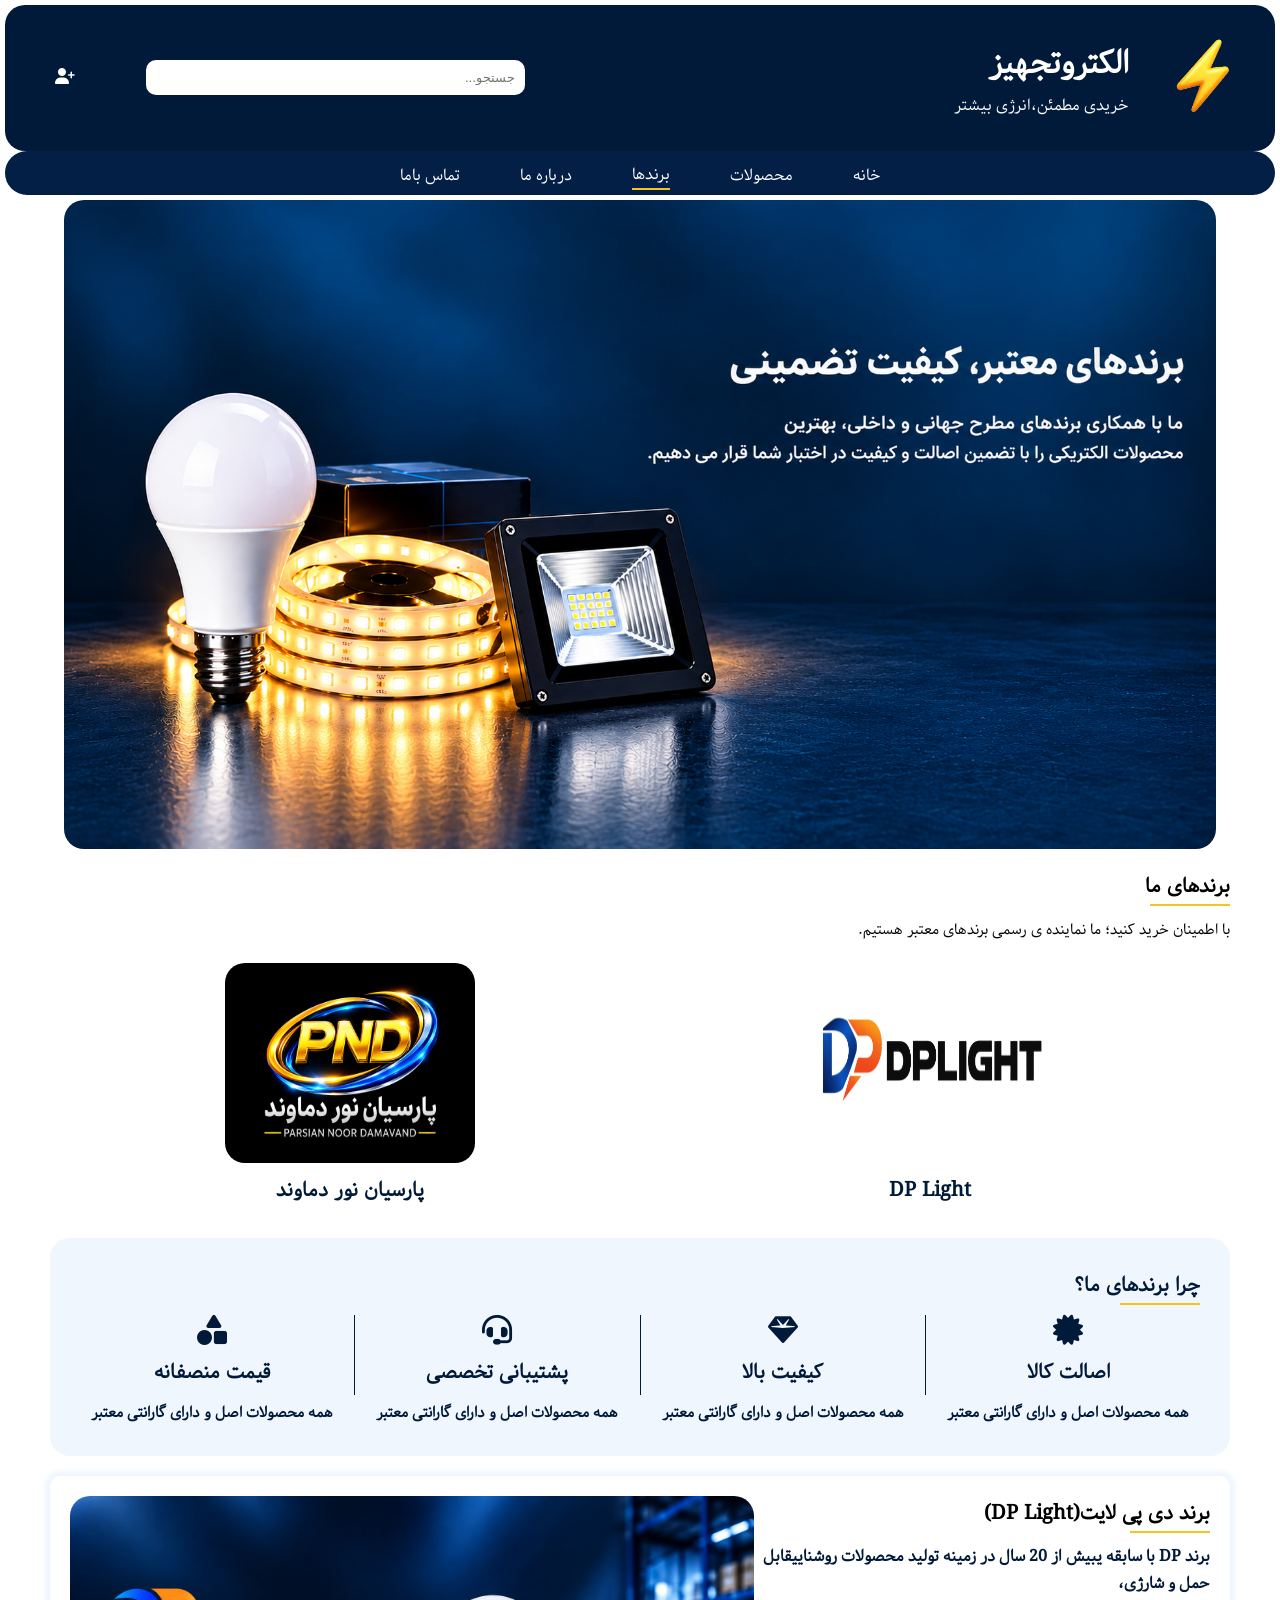
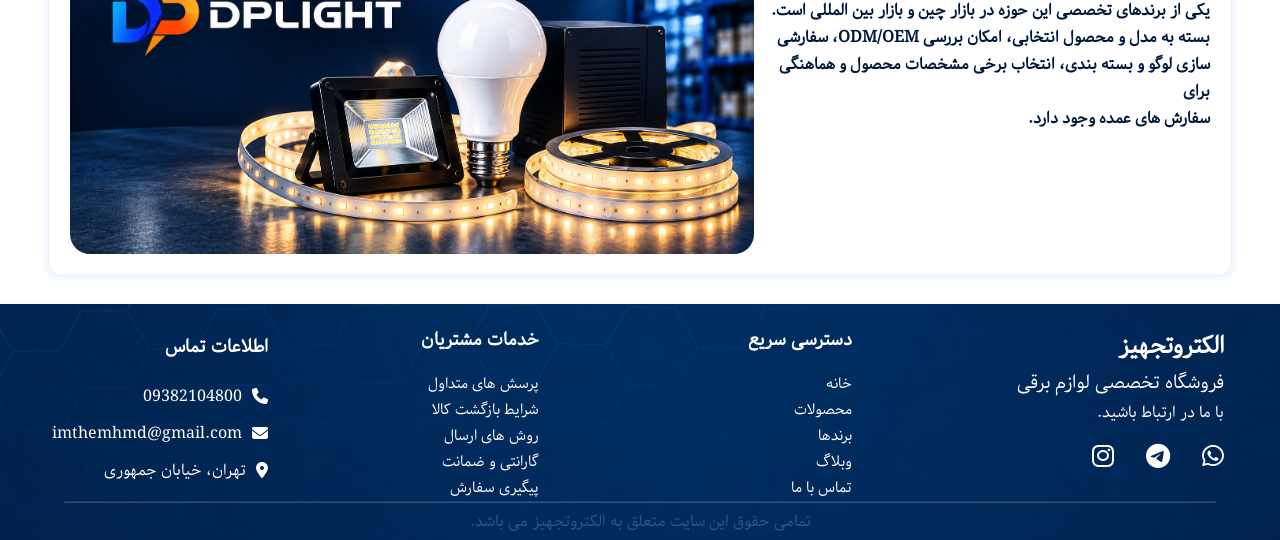
<file: brands.html>
<!DOCTYPE html>
<html lang="fa" dir="rtl">

<head>
    <meta charset="UTF-8">
    <meta name="viewport" content="width=device-width, initial-scale=1.0">
    <link rel="stylesheet" href="https://cdnjs.cloudflare.com/ajax/libs/font-awesome/6.5.1/css/all.min.css" />
    <link rel="stylesheet" href="css/brands.css">
    <title>برندها</title>
</head>

<body>
    <main>
        <!-- ======== Header ======== -->
        <header>
            <div class="my-header">
                <div class="brand-site">
                    <div class="logo-site">
                        <img src="assets/img/logo_website.png" alt="">
                        <div class="name-site">
                            <h1>الکتروتجهیز</h1>
                            <span>خریدی مطمئن،انرژی بیشتر</span>
                        </div>
                    </div>
                </div>

                <div class="search-bar">
                    <input type="text" name="" id="" placeholder="جستجو...">
                </div>

                <div class="login-purchase">
                    <div class="icon-search">
                        <i class="fa-solid fa-magnifying-glass"></i>
                    </div>

                    <a href="register_login.html">
                        <i class="fa-solid fa-user-plus"></i>
                    </a>
                </div>
            </div>
            <!-- ======== Navigation Bar ======== -->
            <div class="my-navigation-bar">
                <a href="index.html">خانه</a>
                <a href="all_products.html">محصولات</a>
                <a href="brands.html" class="action">برندها</a>
                <a href="about_us.html">درباره ما</a>
                <a href="contact_us.html">تماس باما</a>

            </div>
        </header>
        <!-- ========= Section Banner Brands ========= -->
        <section class="banner-brands">
            <img src="assets/img/img-brands-banner.png" alt="">

        </section>
        <!-- ========== Our Brands ========== -->
        <section class="our-brands">
            <div class="title-brand">
                <h6>برندهای ما</h6>
                <div class="line-yellow"></div>
                <span>با اطمینان خرید کنید؛ ما نماینده ی رسمی برندهای معتبر هستیم.</span>
            </div>
            <div class="brands-img-info">
                <div class="brand-card-info">
                    <a href="https://www.dplight.com/" class="brand-info">
                        <img src="assets/img/dplight.png" alt="">
                        <h4>DP Light</h4>
                    </a>
                </div>
                <div class="brand-card-info">
                    <div class="brand-info">
                        <img src="assets/img/parsian_noor_damavand.png" alt="">
                        <h4>پارسیان نور دماوند</h4>
                    </div>
                </div>
            </div>
        </section>
        <!-- ========== Why Our Brands?========== -->
        <section class="why-our-brands">
            <span>چرا برندهای ما؟</span>
            <div class="line-yellow"></div>
            <div class="feature-brands">
                <div class="feature">
                    <i class="fa-solid fa-certificate"></i>
                    <span>اصالت کالا</span>
                    <p>همه محصولات اصل و دارای گارانتی معتبر</p>
                </div>
                <div class="gray-line"></div>
                <div class="feature">
                    <i class="fa-solid fa-gem"></i>
                    <span>کیفیت بالا</span>
                    <p>همه محصولات اصل و دارای گارانتی معتبر</p>
                </div>
                <div class="gray-line"></div>
                <div class="feature">
                    <i class="fa-solid fa-headset"></i>
                    <span>پشتیبانی تخصصی</span>
                    <p>همه محصولات اصل و دارای گارانتی معتبر</p>
                </div>
                <div class="gray-line"></div>
                <div class="feature">
                    <i class="fa-solid fa-shapes"></i>
                    <span>قیمت منصفانه</span>
                    <p>همه محصولات اصل و دارای گارانتی معتبر</p>
                </div>
            </div>
        </section>
        <!-- ========== Why Our Brands Description ========== -->
        <section class="why-our-brands-description">
            <div class="brand-description">
                <h4>برند دی پی لایت(DP Light)</h4>
                <div class="line-yellow"></div>
                <p>برند DP با سابقه یبیش از 20 سال در زمینه تولید محصولات روشناییقابل حمل و شارژی،</p>
                <p>یکی از برندهای تخصصی این حوزه در بازار چین و بازار بین المللی است.</p>
                <p>بسته به مدل و محصول انتخابی، امکان بررسی ODM/OEM، سفارشی سازی لوگو و بسته بندی، انتخاب برخی مشخصات
                    محصول و هماهنگی برای</p>
                <p>سفارش های عمده وجود دارد.</p>
            </div>
            <img src="assets/img/banner_dplight.png" alt="" class="img-brands-content">
        </section>
    </main>
    <!-- ======== Footer Web Site ======== -->
    <footer>
        <div class="footer-informations">
            <!-- ======== Contact Us ======== -->
            <section class="contact-us">
                <h1>الکتروتجهیز</h1>
                <h3>فروشگاه تخصصی لوازم برقی</h3>
                <span>با ما در ارتباط باشید.</span>
                <div class="icon-contact-us">
                    <a href="">
                        <i class="fab fa-whatsapp"></i>
                    </a>
                    <a href="">
                        <i class="fab fa-telegram"></i>
                    </a>
                    <a href="">
                        <i class="fab fa-instagram"></i>
                    </a>
                </div>
            </section>
            <!-- ======== Site Access ======== -->
            <section class="site-access">
                <span>دسترسی سریع</span>
                <a href="">خانه</a>
                <a href="">محصولات</a>
                <a href="">برندها</a>
                <a href="">وبلاگ</a>
                <a href="">تماس با ما</a>
            </section>
            <!-- ======== Customer Service ======== -->
            <section class="customer-service">

                <span>خدمات مشتریان</span>
                <a href="">پرسش های متداول</a>
                <a href="">شرایط بازگشت کالا</a>
                <a href="">روش های ارسال</a>
                <a href="">گارانتی و ضمانت</a>
                <a href="">پیگیری سفارش</a>

            </section>
            <!-- ======== Contact Information ======== -->
            <section class="contact-informations">
                <span>اطلاعات تماس</span>

                <div class="contact-information">
                    <i class="fas fa-phone"></i>
                    <p>09382104800</p>
                </div>

                <div class="contact-information">
                    <i class="fas fa-envelope"></i>
                    <p>imthemhmd@gmail.com</p>
                </div>

                <div class="contact-information">
                    <i class="fas fa-map-marker-alt"></i>
                    <p>تهران، خیابان جمهوری</p>
                </div>
            </section>
        </div>
        <!-- ======== Hr Footer======== -->
        <div class="hr-footer">
            <hr>
        </div>

        <!-- ======== Site Rights======== -->
        <div class="site-rights">
            <p>تمامی حقوق این سایت متعلق به الکتروتجهیز می باشد.</p>
        </div>


    </footer>

</body>

</html>
</file>
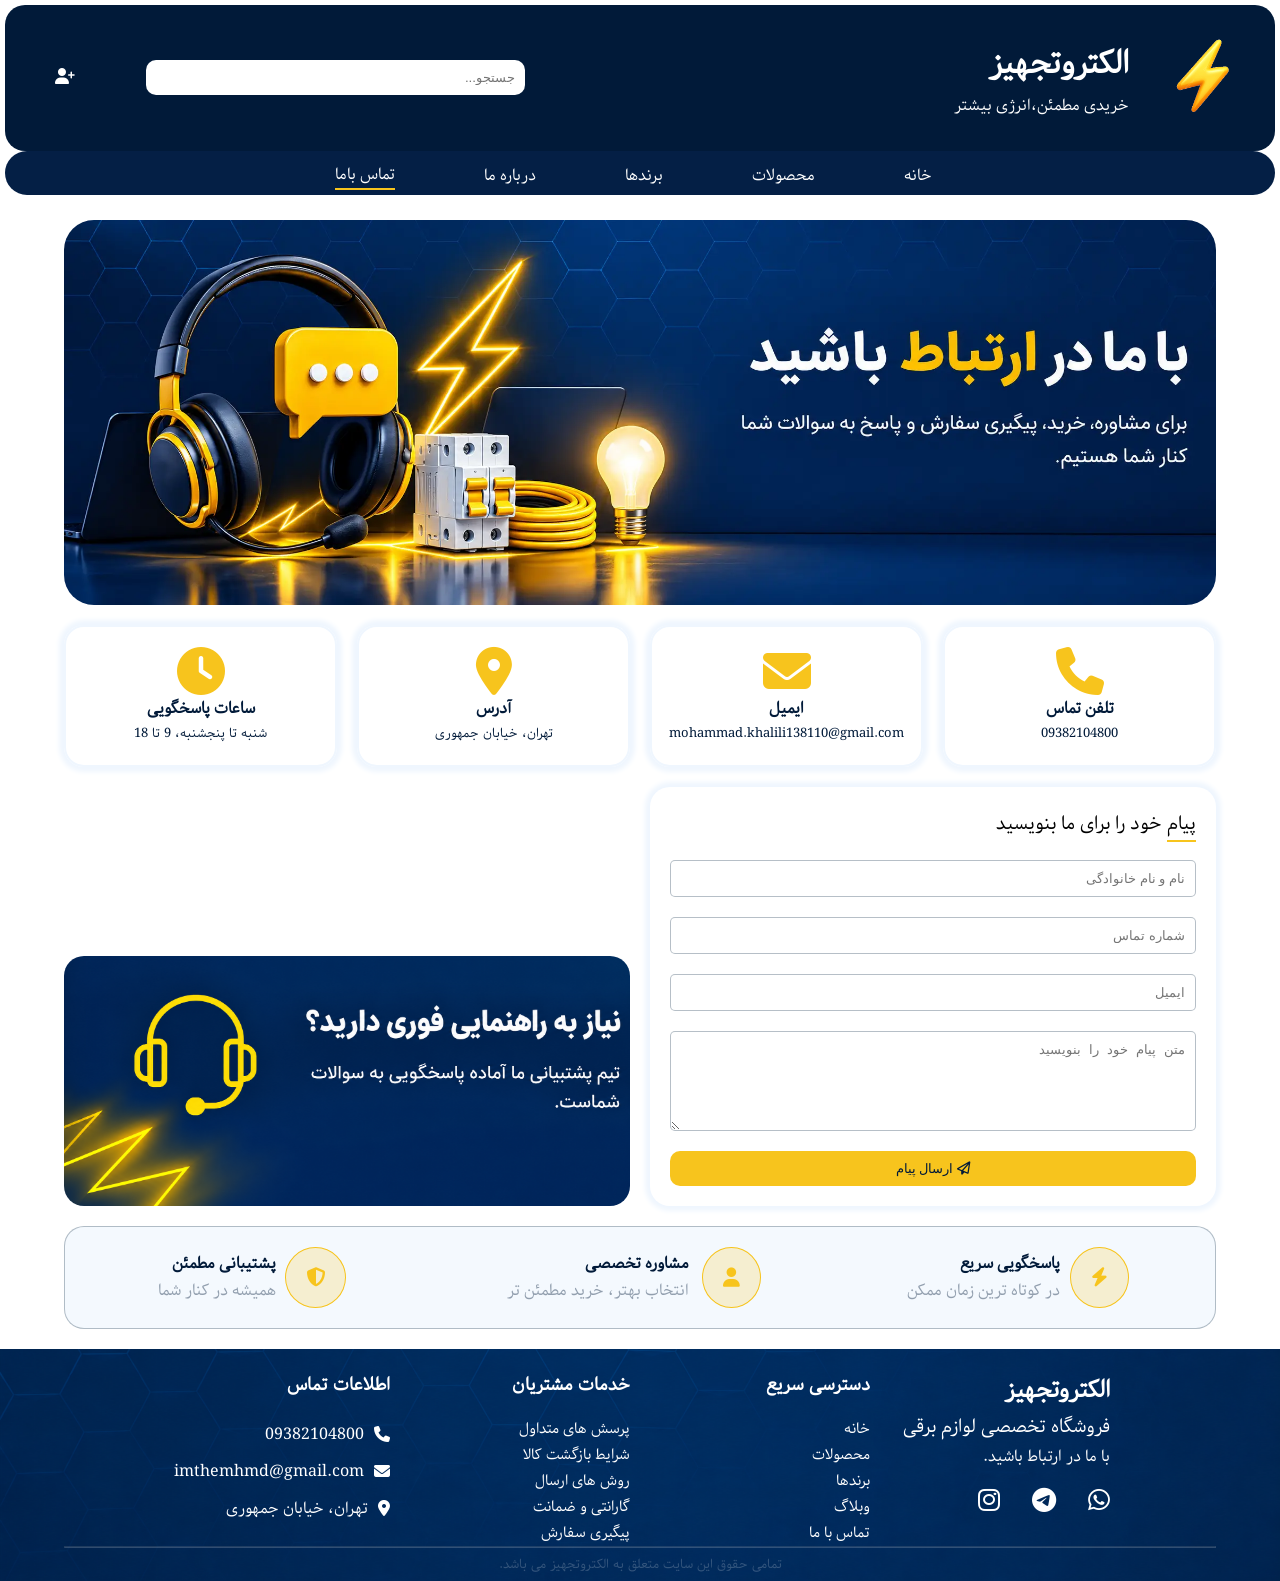
<file: contact_us.html>
<!DOCTYPE html>
<html lang="fa" dir="rtl">

<head>
    <meta charset="UTF-8">
    <meta name="viewport" content="width=device-width, initial-scale=1.0">
    <link rel="stylesheet" href="css/contact_us.css">
    <link rel="stylesheet" href="https://cdnjs.cloudflare.com/ajax/libs/font-awesome/6.5.1/css/all.min.css" />
    <title>راه های ارتباطی</title>
</head>

<body>
    <header>
        <div class="my-header">
            <div class="brand-site">
                <div class="logo-site">
                    <img src="assets/img/logo_website.png" alt="">
                    <div class="name-site">
                        <h1>الکتروتجهیز</h1>
                        <span>خریدی مطمئن،انرژی بیشتر</span>
                    </div>
                </div>
            </div>

            <div class="search-bar">
                <input type="text" name="" id="" placeholder="جستجو...">
            </div>

            <div class="login-purchase">
                <div class="icon-search">
                    <i class="fa-solid fa-magnifying-glass"></i>
                </div>

                <a href="register_login.html">
                    <i class="fa-solid fa-user-plus"></i>
                </a>
            </div>
        </div>
        <!-- ======== Navigation Bar ======== -->
        <div class="my-navigation-bar">
            <a href="index.html">خانه</a>
            <a href="all_products.html">محصولات</a>
            <a href="brands.html">برندها</a>
            <a href="about_us.html">درباره ما</a>
            <a href="contact_us.html" class="action">تماس باما</a>
        </div>
    </header>
    <!-- ======== Banner Contact Us ======== -->
    <section class="banner-contact-us">
        <img src="assets/img/Tech Support Electrical Banner.webp" alt="">
    </section>

    <!-- ======== Contact Channels ======== -->
    <section class="contact-channels">
        <div class="contact-channel">
            <i class="fa-solid fa-phone"></i>
            <span>تلفن تماس</span>
            <p>09382104800</p>
        </div>
        <div class="contact-channel">
            <i class="fa-solid fa-envelope"></i>
            <span>ایمیل</span>
            <p>mohammad.khalili138110@gmail.com</p>
        </div>
        <div class="contact-channel">
            <i class="fa-solid fa-location-dot"></i>
            <span>آدرس</span>
            <p>تهران، خیابان جمهوری</p>
        </div>
        <div class="contact-channel">
            <i class="fa-solid fa-clock"></i>
            <span>ساعات پاسخگویی</span>
            <p>شنبه تا پنجشنبه، 9 تا 18</p>
        </div>
    </section>

    <!-- ======== More Contact ======== -->
    <section class="more-contact">
        <div class="form-message">
            <p><span>پیام</span> خود را برای ما بنویسید</p>
            <div class="form-group">
                <input type="text" placeholder="نام و نام خانوادگی">
                <input type="text" placeholder="شماره تماس">
                <input type="text" placeholder="ایمیل">
                <textarea name="" id="" placeholder="متن پیام خود را بنویسید"></textarea>
                <button class="btn-send-message">
                    <i class="fa-regular fa-paper-plane"></i>
                    ارسال پیام
                </button>
            </div>

        </div>
        <img class="img-support" src="assets/img/پشتیبانی فوری با هدست نئونی.png" alt="">
    </section>

    <!-- ======== Feature Contact US ======== -->
    <section class="feature-contact-us">
        <div class="feature">
            <i class="fa-solid fa-bolt"></i>
            <div class="content-feature">
                <span>پاسخگویی سریع</span>
                <p>در کوتاه ترین زمان ممکن</p>
            </div>
        </div>

        <div class="feature">
            <i class="fa-solid fa-user"></i>
            <div class="content-feature">
                <span>مشاوره تخصصی</span>
                <p>انتخاب بهتر، خرید مطمئن تر</p>
            </div>
        </div>

        <div class="feature">
            <i class="fa-solid fa-shield-halved"></i>
            <div class="content-feature">
                <span>پشتیبانی مطمئن</span>
                <p>همیشه در کنار شما</p>
            </div>
        </div>
    </section>

    <!-- ======== Footer Web Site ======== -->
    <footer>
        <div class="footer-informations">
            <!-- ======== Contact Us ======== -->
            <section class="contact-us">
                <h1>الکتروتجهیز</h1>
                <h3>فروشگاه تخصصی لوازم برقی</h3>
                <span>با ما در ارتباط باشید.</span>
                <div class="icon-contact-us">
                    <a href="">
                        <i class="fab fa-whatsapp"></i>
                    </a>
                    <a href="">
                        <i class="fab fa-telegram"></i>
                    </a>
                    <a href="">
                        <i class="fab fa-instagram"></i>
                    </a>
                </div>
            </section>
            <!-- ======== Site Access ======== -->
            <section class="site-access">
                <span>دسترسی سریع</span>
                <a href="">خانه</a>
                <a href="">محصولات</a>
                <a href="">برندها</a>
                <a href="">وبلاگ</a>
                <a href="">تماس با ما</a>
            </section>
            <!-- ======== Customer Service ======== -->
            <section class="customer-service">

                <span>خدمات مشتریان</span>
                <a href="">پرسش های متداول</a>
                <a href="">شرایط بازگشت کالا</a>
                <a href="">روش های ارسال</a>
                <a href="">گارانتی و ضمانت</a>
                <a href="">پیگیری سفارش</a>

            </section>
            <!-- ======== Contact Information ======== -->
            <section class="contact-informations">
                <span>اطلاعات تماس</span>

                <div class="contact-information">
                    <i class="fas fa-phone"></i>
                    <p>09382104800</p>
                </div>

                <div class="contact-information">
                    <i class="fas fa-envelope"></i>
                    <p>imthemhmd@gmail.com</p>
                </div>

                <div class="contact-information">
                    <i class="fas fa-map-marker-alt"></i>
                    <p>تهران، خیابان جمهوری</p>
                </div>
            </section>
        </div>
        <!-- ======== Hr Footer======== -->
        <div class="hr-footer">
            <hr>
        </div>

        <!-- ======== Site Rights======== -->
        <div class="site-rights">
            <p>تمامی حقوق این سایت متعلق به الکتروتجهیز می باشد.</p>
        </div>
    </footer>

</body>

</html>
</file>
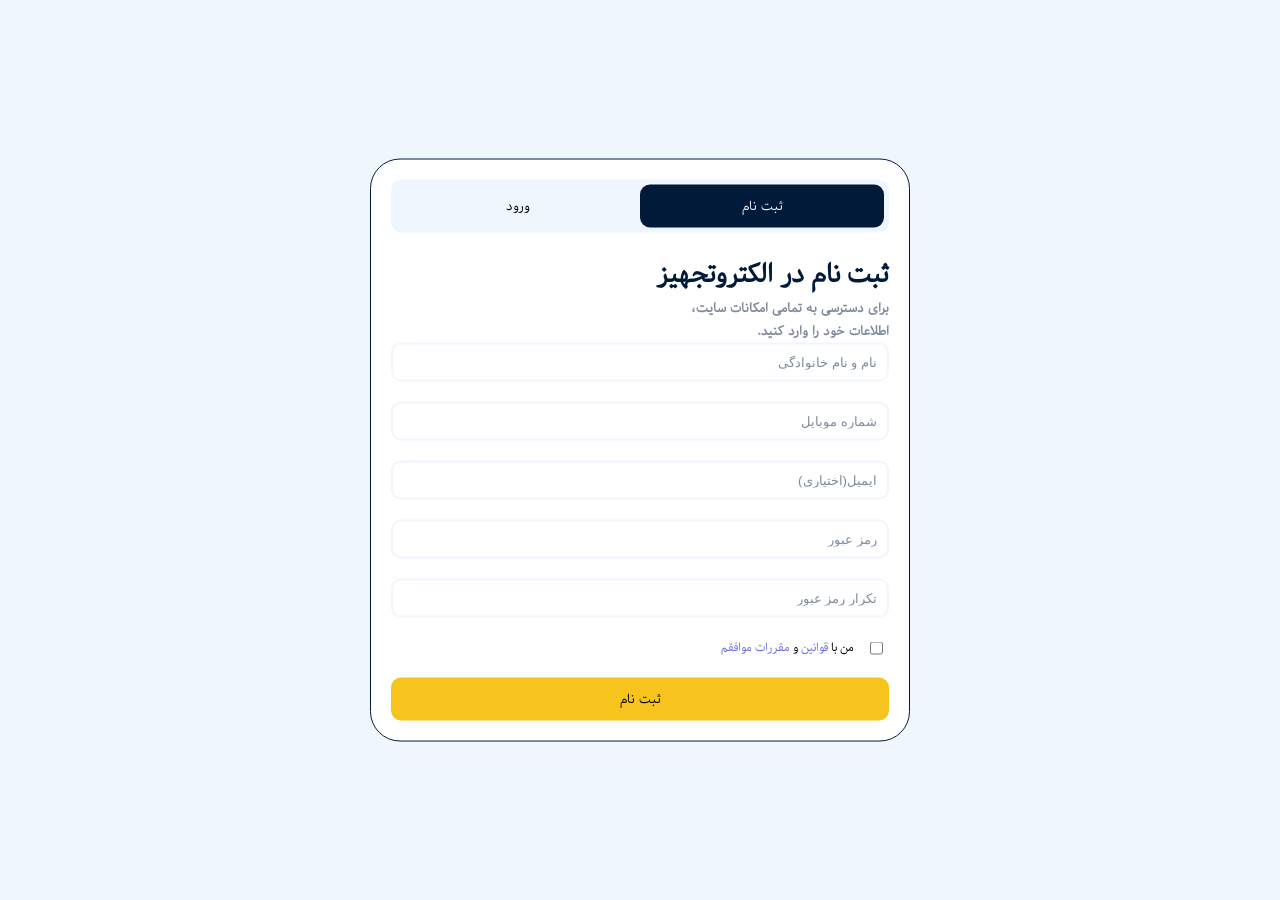
<file: register_login.html>
<!DOCTYPE html>
<html lang="fa" dir="rtl">

<head>
    <meta charset="UTF-8">
    <meta name="viewport" content="width=device-width, initial-scale=1.0">
    <link rel="stylesheet" href="css/positions.css">
    <link rel="stylesheet" href="css/register_login.css">
    <title>ثبت نام | ورود</title>
</head>

<body>
    <!-- ======== Register | Login ======== -->
    <section class="form-panel">
        <div class="tab-forms">
            <button class="btn action-button" id="btn-registration">ثبت نام</button>
            <button class="btn" id="btn-login">ورود</button>
        </div>

        <div class="form-registration" id="form-registration">
            <div class="content-form">
                <span>ثبت نام در الکتروتجهیز</span>
                <p>برای دسترسی به تمامی امکانات سایت،</p>
                <p>اطلاعات خود را وارد کنید.</p>
            </div>
            <form action="" class="forms">
                <label for="">
                    <input type="text" placeholder="نام و نام خانوادگی">
                </label>

                <label for="">
                    <input type="text" name="" id="" placeholder="شماره موبایل">
                </label>

                <label for="">
                    <input type="text" name="" id="" placeholder="ایمیل(اختیاری)">
                </label>


                <label for="">
                    <input type="text" name="" id="" placeholder="رمز عبور">
                </label>

                <label for="">
                    <input type="text" name="" id="" placeholder="تکرار رمز عبور">
                </label>

                <label for="" class="input-checkbox">
                    <input type="checkbox">
                    <p>من با <span>قوانین</span> و <span>مقررات موافقم</span></p>
                </label>

                <button class="btn-registration">ثبت نام</button>
            </form>
        </div>

        <div class="form-login" id="form-login">
            <div class="content-form">
                <span>ورود به حساب کاربری</span>
                <p>برای ادامه خرید و مشاهده سفارش ها وارد حساب خود شوید.</p>
            </div>

            <form action="" class="forms">
                <label for="">
                    <input type="text" placeholder="شماره موبایل">
                </label>

                <label for="">
                    <input type="password" placeholder="رمز عبور">
                </label>

                <label for="" class="input-checkbox-login">
                    <div class="checkbox-login">
                        <input type="checkbox">
                        <p>مرا به خاطر بسپار</p>
                    </div>

                    <a href="" class="forget-password">فراموشی رمز عبور؟</a>
                </label>

                <button class="btn-registration">ورود</button>
            </form>
        </div>

    </section>

    <script>
        let btn_click_registration = document.getElementById("btn-registration")
        let btn_click_login = document.getElementById("btn-login")

        let form_registration = document.getElementById("form-registration")
        let form_login = document.getElementById("form-login")

        btn_click_registration.addEventListener("click", function name(params) {
            btn_click_registration.classList.add("action-button")
            form_registration.style.display = "block"

            btn_click_login.classList.remove("action-button")
            form_login.style.display = "none"
        })

        btn_click_login.addEventListener("click", function name(params) {
            btn_click_registration.classList.remove("action-button")
            form_registration.style.display = "none"

            btn_click_login.classList.add("action-button")
            form_login.style.display = "flex"
        })
    </script>
</body>

</html>
</file>
<file: css/style.css>
* {
    padding: 0px;
    margin: 0px;
    box-sizing: border-box;
    text-decoration: none;
}

:root {
    --primary--color: #011A39;
    --secondary-color: #041F45;
    --background-color: #EFF6FE;
    --color-symbol: #F7C41D;
    --color-font: white;


}

@font-face {
    font-family: all_text;
    src: url(../assets/font/Gandom.woff);
}



/* ======== Body ======== */
body {
    height: fit-content;
    font-family: all_text;
    display: flex;
    flex-direction: column;
    justify-content: center;
    gap: 20px;
}

/* ======== Header ======== */
header {
    margin: 5px;
}

.my-header {
    background-color: var(--primary--color);
    display: flex;
    justify-content: space-between;
    align-items: center;

    border-radius: 20px;
}

.brand-site {
    display: flex;
    justify-content: center;
    align-items: center;

}

.logo-site {
    display: flex;
    align-items: center;
}

.logo-site img {
    width: 20%;
}

.name-site {
    color: var(--color-font);
}

.search-bar input {
    border-radius: 10px;
    border: none;
    padding: 10px 10px 10px 200px;

}

.login-purchase {
    display: flex;
    gap: 20px;
    align-items: center;
    margin: 0px 50px 0px 50px;

    color: var(--color-font);

}
.login-purchase a{
    color: var(--color-font);
}

.icon-search {
    display: none;
}

/* ======== Navigation Bar ======== */

.my-navigation-bar {
    background-color: var(--secondary-color);
    padding-top: 10px;


    display: flex;
    justify-content: center;
    align-items: center;

    border-radius: 300px;
}

.my-navigation-bar a {
    color: var(--color-font);
    text-decoration: none;

    margin: 0PX 30PX 5PX 30PX;
}

.action {
    border-bottom: 2px solid var(--color-symbol);

}

/* ======== Hr ======== */
hr {
    width: 80%;
    color: var(--primary--color);
}

/* ======== Hero Banner ======== */
.hero-banner {
    display: flex;
    justify-content: center;
    align-items: center;
}

.hero-content {
    width: 95%;
    max-width: 1400px;
    display: flex;
    justify-content: center;
    align-items: center;
    position: relative;
}

.img-hero {
    width: 100%;
    height: auto;
    border-radius: 50px;
    display: block;

}

.link-hero-banner {
    position: absolute;
    bottom: 20%;
    right: 15%;

    text-decoration: none;
    color: var(--primary--color);
    border: 2px solid var(--color-symbol);
    border-radius: 10px;
    background-color: var(--color-symbol);
    padding: 5px 30px;
}

.link-hero-banner:hover {
    background-color: var(--color-font);
    box-shadow: 0px 0px 5px 3px var(--color-symbol);
}

/* ======== Main ======== */
main {
    display: flex;
    flex-direction: column;
    justify-content: center;
    align-items: center;
    height: fit-content;

}


.product-table {
    display: flex;
    flex-direction: column;
    justify-content: center;
    align-items: end;
    gap: 20px;

    margin: 30px 0px;
}


.product-cards {
    display: grid;
    grid-template-columns: 1fr 1fr 1fr 1fr;
    gap: 30px;

    padding-top: 20px;
}


.product {
    display: flex;
    flex-direction: column;
    justify-content: start;


    width: 300px;

    height: fit-content;

    border: 2px solid var(--primary--color);
    border-radius: 20px;
    box-shadow: 0px 0px 10px 0px var(--secondary-color);
    transition: 0.5s all;
}

.product:hover {
    transform: scale(1.03);
}

.img-product {
    display: flex;
    justify-content: center;
    align-items: center;

    position: relative;
}

.product img {
    border-radius: 18px;
    width: 100%;
    height: 300px;
}

.img-product i {
    position: absolute;
    top: 20px;
    right: 5px;
    z-index: 10;
    color: var(--primary--color);

    border: 2px solid var(--color-font);
    border-radius: 10px;
    background-color: var(--color-font);
    padding: 5px 10px;
}

.img-product i:hover {
    color: rgb(206, 100, 100);
}

.information-products {
    display: flex;
    flex-direction: row;
    justify-content: space-between;
}

.information-products h1 {
    font-size: 15px;
    padding: 30px 10px 0px 10px;
    white-space: nowrap;
}

.code-product {
    display: flex;
    justify-content: center;
    align-items: center;

    padding: 0px 10px;
}

.code-product span {
    font-size: 10px;
    white-space: nowrap;
}

.price-products {
    display: flex;
    justify-content: end;

    padding: 0px 10px;

}

.see-and-purchase-product {
    width: 100%;
    display: flex;
    justify-content: space-between;
    align-items: center;
    /* gap: 50px; */

    margin: 30px 10px 10px 10px;

}

.see-product {
    display: flex;
    justify-content: center;
    align-items: center;

    color: var(--secondary-color);
    text-decoration: none;
    border: 2px solid rgb(212, 212, 212);
    border-radius: 5px;
    padding: 10px 10px;
    font-size: 20px;
    margin-right: 10px;


    transition: 0.5s all;
}

/* .see-product:hover{
    transform: scale(1.02);

} */

.purchase-product {
    display: flex;
    justify-content: center;
    gap: 10px;
    margin-left: 20px;

    padding: 10px 10px;
    border: 2px solid var(--secondary-color);
    border-radius: 10px;
    background-color: var(--secondary-color);
    color: var(--color-font);
    font-size: 20px;
}

/* .purchase-product:hover{
    transform: scale(1.02);

} */
.fa-solid.fa-cart-shopping {
    font-size: 25px;
    color: var(--color-font);

}

/* ============================================ */
.all-product-table {

    color: var(--color-font);
    text-decoration: none;
    font-weight: bold;
    margin-top: 10PX;

    border: 2px solid var(--primary--color);
    background-color: var(--primary--color);
    border: none;
    border-radius: 20px;
    padding: 10px 15px;
    border: 3px dashed var(--primary--color);

    transition: 0.9s all;
}

.all-product-table:hover {
    background-color: var(--color-font);
    color: var(--primary--color);
    border: 3px dashed var(--primary--color);

}


/* ======== Features Web Site ======== */

.features {

    display: flex;
    justify-content: center;

    background-color: var(--primary--color);
    margin-top: 10px;

    width: 80%;
    height: fit-content;

    border-radius: 20px;
}

.feature {
    width: 40vw;
    color: var(--color-font);
    display: flex;
    align-items: center;
    margin: 30px;
}

.feature i {
    color: var(--color-symbol);
    font-size: 50px;

}

.description {
    margin-right: 20px;
}

.description h6 {
    font-size: 18px;
}

.description span {
    font-size: 15px;
}

.separator-features {
    display: flex;
    align-items: center;


}

.separator-features div {
    background-color: rgb(125, 125, 125);
    width: 2px;
    height: 80%;
}

/* ======== Discount ======== */

.discount {
    margin-top: 15px;
    width: 80%;
    height: 300px;

    border: 2px solid rgb(137, 137, 137);
    border-radius: 10px;

    display: grid;
    grid-template-columns: 1fr 1fr;
}

.information-notice {
    display: flex;
    flex-direction: column;
    justify-content: center;
    align-items: start;
}

.informational-details {
    display: flex;
    flex-direction: column;
    margin-right: 30px;
    line-height: 40px;

}

.details-1 {
    color: var(--primary--color);
    font-size: 30px;
    font-weight: bold;

}

.details-2 {
    color: var(--primary--color);
    opacity: 0.8;
}


.input-discount input {

    width: 50%;

    margin-right: 30px;
    margin-top: 15px;

    border: 2px solid var(--color-font);
    border-radius: 2px;
    padding: 10px 10px 10px 20px;
    box-shadow: 0px 0px 10px 0px rgb(163, 162, 162);
}

.input-discount input::placeholder {
    color: var(--primary--color);
    font-size: 10px;
}

.input-discount input:hover {
    box-shadow: 0px 0px 20px 5px rgb(163, 162, 162);
}

.input-discount a {
    color: var(--color-font);
    text-decoration: none;
    font-weight: bold;

    border: 1px solid var(--primary--color);
    background-color: var(--primary--color);
    border-radius: 5px;

    padding: 5px 20px;

    margin-right: 10px;
}

.input-discount a:hover {
    box-shadow: 0px 0px 5px 2px var(--primary--color);
}


.background-image img {
    width: 100%;
    height: 100%;
    border-radius: 50px;

    /* background-image: url(/assets/img/discount.png);
    background-size: cover;
    background-position: center;
    background-repeat: no-repeat; */

}


/* ======== Footer Web Site ======== */
footer {
    background-color: var(--primary--color);
    width: 100%;

    background-image: url(../assets/img/footer_background.png);
    background-size: cover;
    background-position: center;
    background-repeat: no-repeat;


    display: flex;
    flex-direction: column;
    justify-content: space-around;

}

.footer-informations {
    display: grid;
    grid-template-columns: 1fr 1fr 1fr 1fr;
    place-items: center;
}

/* ======== Contact Us ======== */
.contact-us {
    color: var(--color-font);
    padding: 20px 0px;
}

.contact-us h3 {
    font-weight: normal;
}

.icon-contact-us {

    margin-top: 10px;

}

.icon-contact-us a {
    text-decoration: none;
    color: var(--color-font);

    font-size: 25px;
    margin-left: 25px;
}

/* ======== Site Access ======== */
.site-access {
    display: flex;
    flex-direction: column;

    padding-top: 20px;
}

.site-access span {
    color: var(--color-font);
    font-size: 18px;
    font-weight: bold;
    margin-bottom: 15px;
}

.site-access a {

    color: var(--color-font);
    text-decoration: none;
    font-size: 15px;
}

/* ======== Customer Service ======== */
.customer-service {
    display: flex;
    flex-direction: column;

    padding-top: 20px;
}

.customer-service span {
    color: var(--color-font);
    font-size: 18px;
    font-weight: bold;
    margin-bottom: 15px;
}

.customer-service a {
    color: var(--color-font);
    text-decoration: none;
    font-size: 15px;

}

/* ======== Contact Information ======== */
.contact-informations {
    display: flex;
    flex-direction: column;

    padding-top: 20px;
}

.contact-informations span {
    color: var(--color-font);
    font-size: 18px;
    font-weight: bold;
    margin-bottom: 20px;
}

.contact-informations div {
    display: flex;
    align-items: center;

    color: var(--color-font);
    margin-bottom: 10px;

}

.contact-information p {
    padding-right: 10px;
    color: white;

}

/* ======== Hr Footer======== */
.hr-footer {
    display: flex;
    justify-content: center;
}

.hr-footer hr {
    width: 90%;
    opacity: 0.2;
}

/* ======== Site Rights======== */
.site-rights {
    display: flex;
    justify-content: center;

}

.site-rights p {
    color: var(--color-font);
    padding: 5px 0px;
    opacity: 0.2;
    font-size: 80%;

}

.hide-header {
    display: none;
}

/* ============ File All Products ============ */
.header-all-products {
    width: 99%;

}

/* ========== Banner All Products ==========  */

.banner-all-products img {
    display: block;
    margin: 0px auto;
    margin-top: 10px;
    width: 90%;
    border-radius: 20px;

}

.all_products {
    margin-top: 50px;
}

.title-part {
    display: flex;
    align-items: center;
    gap: 10px;


}

.title-part a {
    color: var(--primary--color);

}

.home-page {
    display: flex;
    align-items: center;
    gap: 5px;
}



/* =============== Media ================ */
@media(max-width:1200px) {
    .product-cards {
        display: grid;
        grid-template-columns: 1fr 1fr 1fr;
        gap: 20px;

        padding-top: 20px;
    }

}

@media(max-width:1024px) {
    .features {
        width: 90%;
        display: grid;
        grid-template-columns: 1fr 1fr;
        grid-template-rows: 1fr 1fr;

    }

    .feature {
        flex-direction: column;
        text-align: center;
    }

    .separator-features {
        display: none;
    }

}

@media(max-width:768px) {
    .product-cards {
        display: grid;
        grid-template-columns: 1fr 1fr;
        gap: 20px;

        padding-top: 20px;
    }

    .search-bar {
        display: none;
    }

    .icon-search {
        display: flex;
    }

    .my-navigation-bar a {
        font-size: 12px;
        margin: 0PX 15PX 5PX 15PX;
    }

    .link-hero-banner {
        font-size: 12px;
        padding: 5px 10px;
    }

    .discount {
        grid-template-columns: 1fr;
        height: fit-content;

    }

    .background-image {
        margin-top: 15px;
    }

    .footer-informations {
        display: grid;
        grid-template-columns: repeat(2, max-content);
        /* دو ستون */
        grid-template-rows: auto auto;
        /* دو ردیف */
        gap: 30px 60px;
        padding: 30px 20px;
        align-items: start;
        justify-items: start;
        justify-content: center;

    }

    .contact-us,
    .site-access,
    .customer-service,
    .contact-informations {
        display: flex;
        flex-direction: column;
        align-items: flex-start;
        text-align: start;
        gap: 12px;
        padding: 0;
    }

    .icon-contact-us {
        display: flex;
        gap: 25px;
        margin-top: 0;
    }

    .icon-contact-us a {
        margin-left: 0;
    }

    .contact-informations div {
        gap: 10px;
        margin-bottom: 0;
    }

    .contact-information p {
        padding-right: 0;
    }

}

@media (max-width:600px) {
    .name-site {
        font-size: 10px;
    }

    .search-bar {
        display: none;
    }

    .login-purchase {

        display: flex;
    }

    .link-hero-banner {
        padding: 2px 5px;
    }

    .product {
        width: 45vw;
    }

    .my-navigation-bar a {
        font-size: 10px;
        white-space: nowrap;
    }

    .img-product img {
        height: 200px;
    }

    .information-products {
        display: flex;
        flex-direction: column;
        justify-content: end;
    }

    .feature {
        width: 100%;
        flex-direction: column;
        align-items: start;
        margin: 10px 10px;
        padding: 10px 10px;
    }

    .feature i {
        font-size: 30px;
    }

    .description h6 {
        font-size: 15px;
    }

    .description span {
        font-size: 12px;
    }

    .discount {
        grid-template-columns: 1fr;
    }

    .details-1 {
        font-size: 15px;
    }

    .details-2 {
        font-size: 10px;
        line-height: 1.5;
    }

    .footer-informations {
        grid-template-columns: 40vw 40vw;
    }

    .footer-informations h1 {
        font-size: 15px;
    }

    .footer-informations h3 {
        font-size: 10px;
    }

    .footer-informations span {
        font-size: 8px;
    }

    .contact-information p {
        font-size: 10px;
    }

}
</file>
<file: css/positions.css>
:root {
    --primary--color: #011A39;
    --secondary-color: #041F45;
    --color-symbol: #F7C41D;
    --background-color: #EFF6FE;
    --fab-height: 44px;
    --fab-gap: 8px;
    --fab-edge: 16px;
    --fab-width: 100px;
}

.support,
.chat-ai,
.chat-admin {
    position: fixed;
    bottom: var(--fab-edge);
    right: var(--fab-edge);

    width: var(--fab-width);
    height: var(--fab-height);
    box-sizing: border-box;
    margin: 0;
    padding: 0 8px;
    display: flex;
    align-items: center;
    justify-content: center;

    border-radius: 500px;
    white-space: nowrap;
    font-size: clamp(10px, 1.2vw, 13px);
    transition: 0.6s all;
}

.support {
    background-color: var(--primary--color);
    color: white;
    border: 2px solid white;
    z-index: 9999;
}

.chat-ai,
.chat-admin {
    background-color: var(--color-symbol);
    color: var(--primary--color);
    border: 2px solid var(--primary--color);
    z-index: 9998;
}

.chat-ai-move {
    bottom: calc(var(--fab-edge) + var(--fab-height) + var(--fab-gap));
}

.chat-admin-move {
    right: calc(var(--fab-edge) + var(--fab-width) + var(--fab-gap));
}

.contact-us-fixed {
    width: fit-content;
    background-color: var(--primary--color);
    color: white;
    padding: 15px;
    border: 2px solid white;
    border-radius: 500px;
    font-size: 10px;

    position: fixed;
    bottom: 15px;
    left: 10px;
    transition: 0.5s all;
}

.contact-us-fixed:hover {
    background-color: white;
    color: var(--primary--color);
    border: 2px solid var(--primary--color);
}

/* ======== Chat AI ======== */

.pages-chat {
    display: none;

    position: fixed;
    top: 0;
    right: 0;

    background-color: rgba(1, 26, 57);
    width: 100%;
    height: 100%;
    z-index: 10000;

}

.show-chat{
    display: block;
}


.part-chat {
    width: 80vw;
    height: 80vh;

    position: absolute;
    top: 50%;
    left: 50%;
    transform: translate(-50%, -50%);
    background-color: var(--background-color);
    border-radius: 20px;
    padding: 20px;

    display: flex;
    flex-direction: column;
    justify-content: space-between;
    align-items: center;
    gap: 20px;
}

.info-support{
    width: 100%;

    display: flex;
    justify-content: space-between;
    align-items: center;
}

.support-chat{
    display: flex;
    align-items: center;
    gap: 10px;
}

.support-chat i {
    border: 1px solid var(--primary--color);
    color: var(--background-color);
    background-color: var(--primary--color);
    padding: 10px;
    border-radius: 500px;

}


.part-messages {
    background-color: rgb(4, 31, 69, 0.1);
    width: 100%;
    height: 95%;
    border-radius: 30px;
}

.send-messages {
    width: 100%;

    position: relative;
}

.send-messages input {
    width: 100%;
    height: 100%;
    border-radius: 20px;
    border: 1px solid var(--primary--color);
    padding: 15px 50px 15px 2px;
}

.send-messages input::placeholder {
    font-family: inherit;
}

.send-messages i {
    position: absolute;
    top: 50%;
    right: 1%;
    transform: translateY(-50%);

    border: 1px solid var(--color-symbol);
    background-color: var(--color-symbol);
    padding: 8px;
    border-radius: 20px;
}
</file>
<file: css/about_us_style.css>
* {
    padding: 0px;
    margin: 0px;
    box-sizing: border-box;
}

:root {
    --primary--color: #011A39;
    --secondary-color: #041F45;
    --background-color: #EFF6FE;
    --color-symbol: #F7C41D;
    --color-font: white;
}

@font-face {
    font-family: all_text;
    src: url(../assets/font/Gandom.woff);
}



/* ======== Body ======== */
body {
    height: fit-content;
    font-family: all_text;
    display: flex;
    flex-direction: column;
    justify-content: center;
    gap: 20px;
}

/* ======== Header ======== */
header {
    margin: 5px;
}

.my-header {
    background-color: var(--primary--color);
    display: flex;
    justify-content: space-between;
    align-items: center;

    border-radius: 20px;
}

.brand-site {
    display: flex;
    justify-content: center;
    align-items: center;

}

.logo-site {
    display: flex;
    align-items: center;
}

.logo-site img {
    width: 20%;
}

.name-site {
    color: var(--color-font);
}

.search-bar input {
    border-radius: 10px;
    border: none;
    padding: 10px 10px 10px 200px;

}

.login-purchase {
    display: flex;
    gap: 20px;
    align-items: center;
    margin: 0px 50px 0px 50px;

    color: var(--color-font);

}

.login-purchase a {
    color: var(--color-font);
}

.icon-search {
    display: none;
}

/* ======== Navigation Bar ======== */

.my-navigation-bar {
    background-color: var(--secondary-color);
    padding-top: 10px;


    display: flex;
    justify-content: center;
    align-items: center;

    border-radius: 300px;
}

.my-navigation-bar a {
    color: var(--color-font);
    text-decoration: none;

    margin: 0PX 30PX 5PX 30PX;
}

.action {
    border-bottom: 2px solid var(--color-symbol);

}

/* =========== Section img About Us ========== */

.img-about-us img {
    display: block;
    width: 90%;
    margin: 0 auto;
    border-radius: 40px;
}


/* ====== Info About ====== */
.info-about {
    display: flex;
    flex-direction: column;


    margin-right: 30px;
    margin-top: 80px;
}

.info-about h3 {
    color: var(--color-font);
    font-size: 50px;
}

.line-yellow {
    width: 80px;
    height: 2px;
    background-color: var(--color-symbol);
    /* background-color: rgb(255, 200, 0); */
    margin-bottom: 20px;
}

.info-about p {
    color: var(--color-font);
    font-size: 20px;
}

/* ========== Section Description ========== */
.section-brand-description {
    display: flex;
    flex-direction: row;
    justify-content: space-between;
    align-items: center;


    border: 1px solid white;
    border-radius: 5px;
    box-shadow: 0px 0px 10px 2px rgb(149, 147, 147);

    margin: 20px 100px;
    padding: 10px 20px 10px 0px;
}

.info-description {
    display: flex;
    flex-direction: column;
    gap: 20px;
    margin-top: 20px;
}

.info-description p {
    color: var(--secondary-color);
    font-size: 15px;
}

.info-description h3 {
    color: var(--primary--color);
    font-size: 30px;
}

.section-brand-description img {
    width: 50%;
    height: 100%;
    border-radius: 30px;
    margin-left: 20px;
}

/* ========== Brand Credibility ========== */
.brand-credibility {
    display: flex;
    flex-direction: column;


    margin: 20px 100px;
}

.brand-why {
    width: 100%;
}

.brand-why h5 {
    color: var(--secondary-color);
    font-size: 30px;
    white-space: nowrap;
}

.brand-why p {
    color: var(--primary--color);
    font-size: 20px;

}


.features-brand {
    display: grid;
    grid-template-columns: repeat(auto-fill, minmax(200px, 1fr));
    gap: 30px;

}

.feature {
    display: flex;
    flex-direction: column;
    justify-self: center;
    align-items: center;

    border: 2px solid white;
    box-shadow: 0px 0px 5px 0px rgb(128, 128, 128);
    padding: 20px 20px;
    background-color: var(--background-color);
}

.feature i {
    border: 1px solid var(--secondary-color);
    border-radius: 100%;
    padding: 20px;
    margin-top: 10px;
    font-size: 30px;
    background-color: rgb(240, 244, 255);
}

.feature span {
    color: var(--secondary-color);
    font-size: 15px;
    font-weight: bold;
    margin-top: 10px;
}

.feature p {
    color: var(--primary--color);
    margin-top: 10px;

}

/* ========== Missions ========== */
.missions {
    background-color: #011A39;
    margin: 10px 100px;
    border-radius: 20px;
    color: var(--color-font);
    padding: 20px 20px 20px 0px;

    display: flex;
    flex-direction: column;
    gap: 20px;
}

.missions i {
    font-size: 40px;
}

.missions span {
    font-size: 30px;
    font-weight: bold;
}

.missiona-description p {
    font-size: 15px;
    font-weight: bold;
}

/* ========== Team Description ========== */
.team-description {
    display: grid;
    grid-template-columns: 1fr 1fr;

    margin: 10px 100px;

    border: 1px solid var(--primary--color);
    border-radius: 20px;
    background-color: var(--background-color);
}

.description-team {
    margin-right: 10px;
}

.content-description-team span {
    color: var(--primary--color);
    font-size: 15px;
}

.content-description-team h5 {
    color: var(--primary--color);
    font-size: 20px;
}

.content-description-team p {
    color: var(--primary--color);
    font-size: 15px;

}

.features-team {
    display: grid;
    grid-template-columns: repeat(auto-fill, minmax(150px, 1fr));

}

.features-team i {
    color: var(--primary--color);
    font-size: 20px;
}

.features-team p {
    color: var(--primary--color);
    font-size: 15px;
}

.img-team {
    margin-left: 10px;
}

.img-team img {
    width: 100%;
    height: fit-content;
    border-radius: 10px;
    margin-top: 10px;
}

/* ======== Footer Web Site ======== */
footer {
    width: 100%;

    background-image: url(../assets/img/footer_background.png);
    background-size: cover;
    background-position: center;
    background-repeat: no-repeat;


    display: flex;
    flex-direction: column;
    justify-content: space-around;

}

.content-footer {
    display: grid;
    grid-template-columns: 1fr 1fr 1fr 1fr;
    place-items: center;
}

/* ======== Contact Us ======== */
.contact-us {
    color: var(--color-font);
    padding: 20px 0px;
}

.contact-us h3 {
    font-weight: normal;
}

.icon-contact-us {

    margin-top: 10px;

}

.icon-contact-us a {
    text-decoration: none;
    color: var(--color-font);

    font-size: 25px;
    margin-left: 25px;
}

/* ======== Site Access ======== */
.site-access {
    display: flex;
    flex-direction: column;

    padding-top: 20px;
}

.site-access span {
    color: var(--color-font);
    font-size: 18px;
    font-weight: bold;
    margin-bottom: 15px;
}

.site-access a {

    color: var(--color-font);
    text-decoration: none;
    font-size: 15px;
}

/* ======== Customer Service ======== */
.customer-service {
    display: flex;
    flex-direction: column;

    padding-top: 20px;
}

.customer-service span {
    color: var(--color-font);
    font-size: 18px;
    font-weight: bold;
    margin-bottom: 15px;
}

.customer-service a {
    color: var(--color-font);
    text-decoration: none;
    font-size: 15px;

}

/* ======== Contact Information ======== */
.contact-informations {
    display: flex;
    flex-direction: column;

    padding-top: 20px;
}

.contact-informations span {
    color: var(--color-font);
    font-size: 18px;
    font-weight: bold;
    margin-bottom: 20px;
}

.contact-informations div {
    display: flex;
    align-items: center;

    color: var(--color-font);
    margin-bottom: 10px;

}

.contact-information p {
    padding-right: 10px;
    color: white;

}

/* ======== Hr Footer======== */
.hr-footer {
    display: flex;
    justify-content: center;
}

.hr-footer hr {
    width: 90%;
    opacity: 0.2;
}

/* ======== Site Rights======== */
.site-rights {
    display: flex;
    justify-content: center;

}

.site-rights p {
    color: white;
    padding: 5px 0px;
}







@media(max-width:1024px) {
    .footer-informations {
        grid-template-columns: repeat(3, 1fr);
        gap: 50px;
    }
}

@media (max-width:768px) {
    .search-bar {
        display: none;
    }

    .icon-search {
        display: flex;
    }

    .my-navigation-bar a {
        font-size: 12px;
        margin: 0PX 15PX 5PX 15PX;
    }

    .section-brand-description {
        flex-direction: column;
        gap: 20px;
    }

    .section-brand-description img {
        width: 100%;
    }

    .team-description {
        grid-template-columns: 1fr;
        gap: 20px;
    }

    .img-team {
        margin-right: 10px;
    }

    .content-footer {
        display: grid;
        grid-template-columns: repeat(2, max-content);
        /* دو ستون */
        grid-template-rows: auto auto;
        /* دو ردیف */
        gap: 30px 60px;
        padding: 30px 20px;
        align-items: start;
        justify-items: start;
        justify-content: center;

    }

    .contact-us,
    .site-access,
    .customer-service,
    .contact-informations {
        display: flex;
        flex-direction: column;
        align-items: flex-start;
        text-align: start;
        gap: 12px;
        padding: 0;
    }

    .icon-contact-us {
        display: flex;
        gap: 25px;
        margin-top: 0;
    }

    .icon-contact-us a {
        margin-left: 0;
    }

    .contact-informations div {
        gap: 10px;
        margin-bottom: 0;
    }

    .contact-information p {
        padding-right: 0;
    }

}

@media(max-width:600px) {
    .name-site {
        font-size: 10px;
    }

    .section-brand-description {
        width: 95%;
        margin: 0 auto;
        margin-top: 20px;
    }

    .brand-credibility {
        width: 95%;
        margin: 20px auto;
    }

    .features-brand {
        display: flex;
        flex-direction: column;
    }

    .missions {
        width: 95%;
        margin: 0px auto;
    }

    .team-description {
        width: 95%;
        margin: 20px auto;
    }

    .content-footer {
        margin: 20px;
    }

    .my-navigation-bar {
        white-space: nowrap;

    }

    .my-navigation-bar a {
        margin: 0px 15px 5px 15px;
    }


    .content-footer {
        grid-template-columns: 40vw 40vw;
    }

    .content-footer h1 {
        font-size: 15px;
    }

    .content-footer h3 {
        font-size: 10px;
    }

    .content-footer span {
        font-size: 8px;
    }

    .content-footer p {
        font-size: 10px;
    }

}
</file>
<file: css/brands.css>
* {
    padding: 0px;
    margin: 0px;
    box-sizing: border-box;
}

:root {
    --primary--color: #011A39;
    --secondary-color: #041F45;
    --background-color: #EFF6FE;
    --color-symbol: #F7C41D;
    --color-font: white;
}

@font-face {
    font-family: all_text;
    src: url(../assets/font/Gandom.woff);
}



/* ======== Body ======== */
body {
    height: fit-content;
    font-family: all_text;
    display: flex;
    flex-direction: column;
    justify-content: center;
    gap: 20px;
}

/* ======== Header ======== */
header {
    margin: 5px;
}

.my-header {
    background-color: var(--primary--color);
    display: flex;
    justify-content: space-between;
    align-items: center;

    border-radius: 20px;
}

.brand-site {
    display: flex;
    justify-content: center;
    align-items: center;

}

.logo-site {
    display: flex;
    align-items: center;
}

.logo-site img {
    width: 20%;
}

.name-site {
    color: var(--color-font);
}

.search-bar input {
    border-radius: 10px;
    border: none;
    padding: 10px 10px 10px 200px;

}

.login-purchase {
    display: flex;
    gap: 20px;
    align-items: center;
    margin: 0px 50px 0px 50px;

    color: var(--color-font);

}

.login-purchase a {
    color: var(--color-font);
}

.icon-search {
    display: none;
}

/* ======== Navigation Bar ======== */
.my-navigation-bar {
    background-color: var(--secondary-color);
    padding-top: 10px;


    display: flex;
    justify-content: center;
    align-items: center;

    border-radius: 300px;
}

.my-navigation-bar a {
    color: var(--color-font);
    text-decoration: none;

    margin: 0PX 30PX 5PX 30PX;
}


.action {
    border-bottom: 2px solid var(--color-symbol);

}

/* ========= Section Banner Brands ========= */

.banner-brands img {

    display: block;
    width: 90%;
    margin: 0 auto;
    border-radius: 20px;

}

/* ========== Our Brands ========== */
.our-brands {
    margin: 20px 50px;

}

.title-brand h6 {
    font-size: 20px;
}

.title-brand span {
    font-size: 15px;
}

.line-yellow {
    width: 80px;
    height: 2px;
    background-color: var(--color-symbol);
    /* background-color: rgb(255, 200, 0); */
    margin-bottom: 10px;
}

.brands-img-info {
    display: grid;
    grid-template-columns: repeat(2, 1fr);
    gap: 20px;
    margin: 20px;
}

.brand-card-info {
    display: flex;
    flex-direction: column;
    justify-content: center;
    /* align-items: center; */
}

.brand-info {
    display: flex;
    flex-direction: column;
    align-items: center;

    text-decoration: none;
    color: var(--primary--color);
}

.brand-info img {
    width: 250px;
    height: 200px;
    border-radius: 20px;
}

.brand-info h4 {
    font-size: 20px;
    margin: 10px 0px;
}

/* ========== Why Our Brands?========== */
.why-our-brands {
    background-color: var(--background-color);
    margin: 20px 50px;

    border-radius: 20px;
    padding: 30px;
}

.why-our-brands span {
    color: var(--primary--color);
    font-size: 20px;
    font-weight: bold;
}

.feature-brands {
    display: flex;
    justify-content: space-around;
}

.feature {
    display: flex;
    flex-direction: column;
    align-items: center;
    gap: 10px;
}

.feature i {
    color: var(--primary--color);
    font-size: 30px;
}

.feature span {
    color: var(--primary--color);
    font-size: 20px;
}

.feature p {
    color: var(--primary--color);
    font-size: 15px;
    font-weight: bold;
}


.gray-line {
    width: 1px;
    height: 80px;
    background-color: #011A39;
}

/* ========== Why Our Brands Description ========== */
.why-our-brands-description {
    display: flex;
    justify-content: space-between;
    background-color: var(--color-font);
    box-shadow: 0px 0px 5px 5px var(--background-color);
    border-radius: 10px;
    margin: 10px 50px;

    padding: 20px;
}

.brand-description h4 {
    font-size: 20px;
    font-weight: bold;

}

.brand-description p {
    color: #011A39;
    font-weight: bolder;
}

.img-brands-content {
    width: 60%;
    margin: 0 auto;
    border-radius: 20px;
}

/* ======== Footer Web Site ======== */
footer {
    width: 100%;

    background-image: url(../assets/img/footer_background.png);
    background-size: cover;
    background-position: center;
    background-repeat: no-repeat;


    display: flex;
    flex-direction: column;
    justify-content: space-around;


}

.footer-informations {
    display: grid;
    grid-template-columns: 1fr 1fr 1fr 1fr;
    place-items: center;

}

/* ======== Contact Us ======== */
.contact-us {
    color: var(--color-font);
    padding: 20px 0px;
}

.contact-us h3 {
    font-weight: normal;
}

.icon-contact-us {

    margin-top: 10px;

}

.icon-contact-us a {
    text-decoration: none;
    color: var(--color-font);

    font-size: 25px;
    margin-left: 25px;
}

/* ======== Site Access ======== */
.site-access {
    display: flex;
    flex-direction: column;

    padding-top: 20px;
}

.site-access span {
    color: var(--color-font);
    font-size: 18px;
    font-weight: bold;
    margin-bottom: 15px;
}

.site-access a {

    color: var(--color-font);
    text-decoration: none;
    font-size: 15px;
}

/* ======== Customer Service ======== */
.customer-service {
    display: flex;
    flex-direction: column;

    padding-top: 20px;
}

.customer-service span {
    color: var(--color-font);
    font-size: 18px;
    font-weight: bold;
    margin-bottom: 15px;
}

.customer-service a {
    color: var(--color-font);
    text-decoration: none;
    font-size: 15px;

}

/* ======== Contact Information ======== */
.contact-informations {
    display: flex;
    flex-direction: column;

    padding-top: 20px;
}

.contact-informations span {
    color: var(--color-font);
    font-size: 18px;
    font-weight: bold;
    margin-bottom: 20px;
}

.contact-informations div {
    display: flex;
    align-items: center;

    color: var(--color-font);
    margin-bottom: 10px;

}

.contact-information p {
    padding-right: 10px;
    color: white;

}

/* ======== Hr Footer======== */
.hr-footer {
    display: flex;
    justify-content: center;
}

.hr-footer hr {
    width: 90%;
    opacity: 0.2;
}

/* ======== Site Rights======== */
.site-rights {
    display: flex;
    justify-content: center;


}

.site-rights p {
    color: var(--color-font);
    padding: 5px 0px;
    opacity: 0.2;
}

.hide-header {
    display: none;
}



@media (max-width:768px) {
    .name-site {
        font-size: 10px;
    }

    .search-bar {
        display: none;
    }

    .my-navigation-bar a {
        font-size: 12px;
        margin: 0PX 15PX 5PX 15PX;
    }

    .icon-search {
        display: block;
    }

    .feature-brands {
        display: grid;
        grid-template-columns: 1fr;

    }

    .gray-line {
        display: none;
    }

    .feature {
        margin-bottom: 50px;
    }

    .why-our-brands-description {
        flex-direction: column;
        gap: 10px;
    }

    .img-brands-content {
        width: 100%;
    }

    .footer-informations {
        display: grid;
        grid-template-columns: repeat(2, max-content);
        /* دو ستون */
        grid-template-rows: auto auto;
        /* دو ردیف */
        gap: 30px 60px;
        padding: 30px 20px;
        align-items: start;
        justify-items: start;
        justify-content: center;

    }

    .contact-us,
    .site-access,
    .customer-service,
    .contact-informations {
        display: flex;
        flex-direction: column;
        align-items: flex-start;
        text-align: start;
        gap: 12px;
        padding: 0;
    }

    .icon-contact-us {
        display: flex;
        gap: 25px;
        margin-top: 0;
    }

    .icon-contact-us a {
        margin-left: 0;
    }

    .contact-informations div {
        gap: 10px;
        margin-bottom: 0;
    }

    .contact-information p {
        padding-right: 0;
    }

}

@media (max-width:600px) {
    .name-site {
        font-size: 10px;
    }

    .search-bar {
        display: none;
    }

    .icon-search {
        display: block;
    }

    .my-navigation-bar a {
        font-size: 10px;
        white-space: nowrap;
    }

    .brands-img-info {
        grid-template-columns: repeat(1, 1fr);
    }

    .footer-informations {
        grid-template-columns: 40vw 40vw;
    }

    .footer-informations h1 {
        font-size: 15px;
    }

    .footer-informations h3 {
        font-size: 10px;
    }

    .footer-informations span {
        font-size: 8px;
    }

    .contact-information p {
        font-size: 10px;
    }
}
</file>
<file: css/contact_us.css>
* {
    padding: 0px;
    margin: 0px;
    box-sizing: border-box;
    text-decoration: none;
}

:root {
    --primary--color: #011A39;
    --secondary-color: #041F45;
    --background-color: #EFF6FE;
    --color-symbol: #F7C41D;
    --color-font: white;


}

@font-face {
    font-family: all_text;
    src: url(../assets/font/Gandom.woff);
}



/* ======== Body ======== */
body {
    height: fit-content;
    font-family: all_text;
    display: flex;
    flex-direction: column;
    justify-content: center;
    gap: 20px;
}

/* ======== Header ======== */
header {
    margin: 5px;
}

.my-header {
    background-color: var(--primary--color);
    display: flex;
    justify-content: space-between;
    align-items: center;

    border-radius: 20px;
}

.brand-site {
    display: flex;
    justify-content: center;
    align-items: center;

}

.logo-site {
    display: flex;
    align-items: center;
}

.logo-site img {
    width: 20%;
}

.name-site {
    color: var(--color-font);
}

.search-bar input {
    border-radius: 10px;
    border: none;
    padding: 10px 10px 10px 200px;

}

.login-purchase {
    display: flex;
    gap: 20px;
    align-items: center;
    margin: 0px 50px 0px 50px;

    color: var(--color-font);

}

.login-purchase a {
    color: var(--color-font);
}

.icon-search {
    display: none;
}

/* ======== Navigation Bar ======== */

.my-navigation-bar {
    background-color: var(--secondary-color);
    padding-top: 10px;


    display: flex;
    justify-content: center;
    align-items: center;

    border-radius: 300px;
}

.my-navigation-bar a {
    color: var(--color-font);
    text-decoration: none;

    margin: 0px 4% 5px 3%;
}

.action {
    border-bottom: 2px solid var(--color-symbol);

}

/* ======== Banner Contact Us ======== */

.banner-contact-us img {
    display: block;
    width: 90%;
    margin: 0 auto;
    border-radius: 30px;
}

/* ======== Contact Channels ======== */

.contact-channels {
    width: 90%;
    display: grid;
    grid-template-columns: repeat(auto-fit, minmax(250px, 1fr));
    margin: 0 auto;
    gap: 20px;
}

.contact-channel {
    padding: 20px;
    border: 2px solid var(--background-color);
    box-shadow: 0px 0px 5px 5px var(--background-color);
    border-radius: 20px;

    display: flex;
    flex-direction: column;
    align-items: center;

}

.contact-channel i {
    color: var(--color-symbol);
    font-size: 300%;
}

.contact-channel span {
    color: var(--primary--color);
    font-size: 100%;
    font-weight: bold;

}

.contact-channel p {
    color: var(--primary--color);
    font-size: 80%;

}

/* ======== More Contact ======== */

.more-contact {
    width: 90%;
    margin: 0 auto;
    display: grid;
    grid-template-columns: repeat(auto-fit, minmax(300px, 1fr));
    grid-template-rows: 1fr auto;
    gap: 20px;
    grid-template-areas: "form empty"
        "form img";

}

.form-message {
    grid-area: form;
    padding: 20px;
    box-shadow: 0px 0px 5px 5px var(--background-color);

    display: flex;
    flex-direction: column;
    gap: 20px;
    border-radius: 20px;

}

.form-message p {
    font-size: 120%;
}

.form-message span {
    border-bottom: 2px solid var(--color-symbol);
}

.form-group {

    display: flex;
    flex-direction: column;
    gap: 20px;



}

.form-group input {
    border-radius: 5px;
    padding: 10px;
    border: 1px solid hsl(210, 13%, 50%, 0.5);

}

.form-group textarea {

    height: 100px;
    padding: 10px;

    border: 1px solid hsl(210, 13%, 50%, 0.5);
    border-radius: 5px;
}

.btn-send-message {
    padding: 10px;
    border-radius: 10px;
    border: none;
    background-color: var(--color-symbol);
    color: var(--primary--color);
}

.img-support {
    grid-area: img;
    width: 100%;
    border-radius: 20px;
}

/* ======== Feature Contact US ======== */
.feature-contact-us {
    width: 90%;
    margin: 0 auto;
    display: grid;
    grid-template-columns: repeat(auto-fit, minmax(250px, 1fr));

    align-items: center;


    border: 1px solid hsl(210, 13%, 50%, 0.5);
    border-radius: 20px;
    background-color: #F4F9FE;
}

.feature {
    margin: 20px auto;
    display: flex;
    align-items: center;
    gap: 5%;
}

.feature i {
    color: var(--color-symbol);
    border: 1px solid var(--color-symbol);
    padding: 20px;
    border-radius: 50%;
    background-color: hsl(46, 93%, 54%, 0.2);
    box-shadow: 0px 0px 2px px var(--color-symbol);
    font-size: 120%;
}

.content-feature span {
    white-space: nowrap;
    color: var(--primary--color);
    font-weight: bolder;
}

.content-feature p {
    white-space: nowrap;
    color: var(--primary--color);
    opacity: 0.4;
}



/* ======== Footer Web Site ======== */
footer {
    background-color: var(--primary--color);
    width: 100%;

    background-image: url(../assets/img/footer_background.png);
    background-size: cover;
    background-position: center;
    background-repeat: no-repeat;


    display: flex;
    flex-direction: column;
    justify-content: space-around;

}

.footer-informations {
    display: grid;
    grid-template-columns: repeat(auto-fit, minmax(220px, 220px));
    gap: 20px;
    justify-items: start;
    justify-content: center;
}

/* ======== Contact Us ======== */
.contact-us {
    color: var(--color-font);
    padding: 20px 0px;
}

.contact-us h3 {
    font-weight: normal;
}

.icon-contact-us {

    margin-top: 10px;

}

.icon-contact-us a {
    text-decoration: none;
    color: var(--color-font);

    font-size: 25px;
    margin-left: 25px;
}

/* ======== Site Access ======== */
.site-access {
    display: flex;
    flex-direction: column;

    padding-top: 20px;
}

.site-access span {
    color: var(--color-font);
    font-size: 18px;
    font-weight: bold;
    margin-bottom: 15px;
}

.site-access a {

    color: var(--color-font);
    text-decoration: none;
    font-size: 15px;
}

/* ======== Customer Service ======== */
.customer-service {
    display: flex;
    flex-direction: column;

    padding-top: 20px;
}

.customer-service span {
    color: var(--color-font);
    font-size: 18px;
    font-weight: bold;
    margin-bottom: 15px;
}

.customer-service a {
    color: var(--color-font);
    text-decoration: none;
    font-size: 15px;

}

/* ======== Contact Information ======== */
.contact-informations {
    display: flex;
    flex-direction: column;

    padding-top: 20px;
}

.contact-informations span {
    color: var(--color-font);
    font-size: 18px;
    font-weight: bold;
    margin-bottom: 20px;
}

.contact-informations div {
    display: flex;
    align-items: center;

    color: var(--color-font);
    margin-bottom: 10px;

}

.contact-information p {
    padding-right: 10px;
    color: white;

}

/* ======== Hr Footer======== */
.hr-footer {
    display: flex;
    justify-content: center;
}

.hr-footer hr {
    width: 90%;
    opacity: 0.2;
}

/* ======== Site Rights======== */
.site-rights {
    display: flex;
    justify-content: center;

}

.site-rights p {
    color: var(--color-font);
    padding: 5px 0px;
    opacity: 0.2;
    font-size: 80%;
}




@media (max-width:768px) {
    .feature {
        margin: 20px 10%;
    }

    .search-bar {
        display: none;
    }

    .icon-search {
        display: block;
    }


}




@media (max-width:600px) {
    .feature-contact-us {
        display: flex;
        flex-direction: column;
        align-items: start;
        justify-content: start;
    }

    .name-site {
        font-size: 10px;
    }

    .my-navigation-bar a {
        font-size: 10px;
        white-space: nowrap;
    }

    .more-contact {
        display: flex;
        flex-direction: column;
    }
}
</file>
<file: css/register_login.css>
* {
    margin: 0;
    padding: 0;
    box-sizing: border-box;
}

@font-face {
    font-family: all_text;
    src: url(../assets/font/Gandom.woff);
}

:root {
    --primary--color: #011A39;
    --secondary-color: #041F45;
    --background-color: #EFF6FE;
    --color-symbol: #F7C41D;
    --color-font: white;


}

body {
    background-color: var(--background-color);
    font-family: all_text;

}

.form-panel {
    display: flex;
    flex-direction: column;
    gap: 20px;
    width: 80vw;
    max-width: 60vh;

    top: 50%;
    right: 50%;
    position: fixed;
    transform: translate(50%, -50%);

    background-color: white;
    padding: 20px;
    border: 1px solid var(--primary--color);
    border-radius: 30px;
}

.form-registration {
    display: block;
}

.tab-forms {
    background-color: var(--background-color);
    border-radius: 10px;
    padding: 5px;

    display: flex;
    justify-content: space-around;
}


.btn {
    flex: 1;
    padding: 10px;
    border-radius: 10px;
    border: none;
    font-family: inherit;
    background-color: var(--background-color);

}

.action-button {
    background-color: var(--primary--color);
    color: var(--background-color);
}



.content-form span {
    color: var(--primary--color);
    font-weight: bold;
    font-size: clamp(1.2rem, 2vw, 2rem);

}

.content-form p {
    color: var(--primary--color);
    font-weight: bold;
    font-size: clamp(0.8rem, 0.9vw, 1rem);
    opacity: 0.5;
}

.forms {
    display: flex;
    flex-direction: column;
    gap: 20px;
}

.forms label {
    position: relative;

}


.forms input {
    padding: 10px;
    border-radius: 10px;
    border: 2px solid var(--background-color);
    width: 100%;

}

.forms input::placeholder {
    color: var(--primary--color);
    opacity: 0.5;
    font-family: inherit;

}

.input-checkbox {
    display: flex;
    align-items: center;
    gap: 10px;
}

.input-checkbox span {
    color: #686de0;
    font-size: clamp(0.6rem, 0.9vw, 1rem);

}

.input-checkbox p {
    font-size: clamp(0.6rem, 0.9vw, 1.5rem);

}

.input-checkbox input {
    width: 5%;
}

.btn-registration {
    background-color: var(--color-symbol);
    border: none;
    padding: 10px;
    border-radius: 10px;
    font-family: inherit;
}

/* ====================== ============== */


.form-login {
    display: none;
    flex-direction: column;
    gap: 20px;
}

.checkbox-login {
    display: flex;
    flex-direction: row;
    align-items: center;
    gap: 5px;
}

.checkbox-login input {
    width: 10%;
}

.checkbox-login p{
    font-size: clamp(0.6rem, 0.9vw, 10rem);
}

.forget-password{
    text-decoration: none;
    color: #686de0;
    font-size: clamp(0.6rem, 0.9vw, 10rem);
}

.input-checkbox-login {
    display: flex;
    justify-content: space-between;
}
</file>
